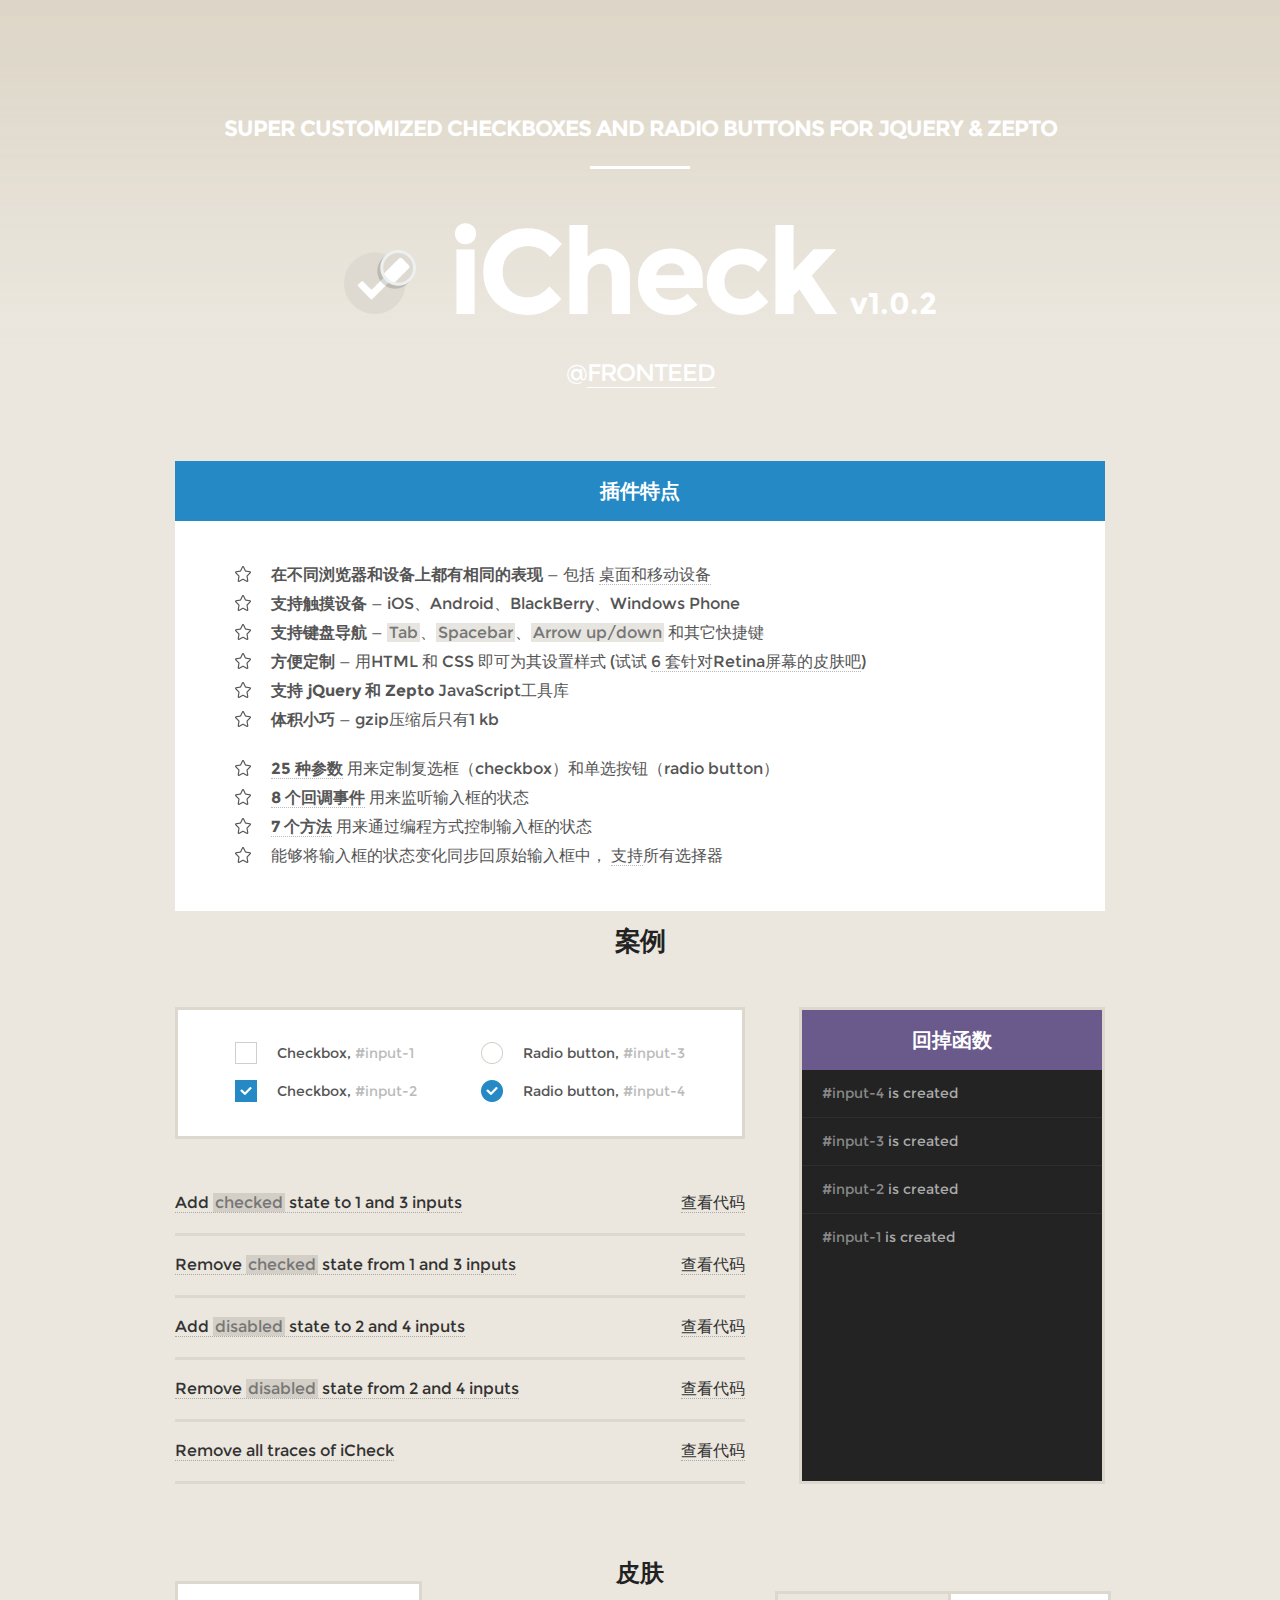
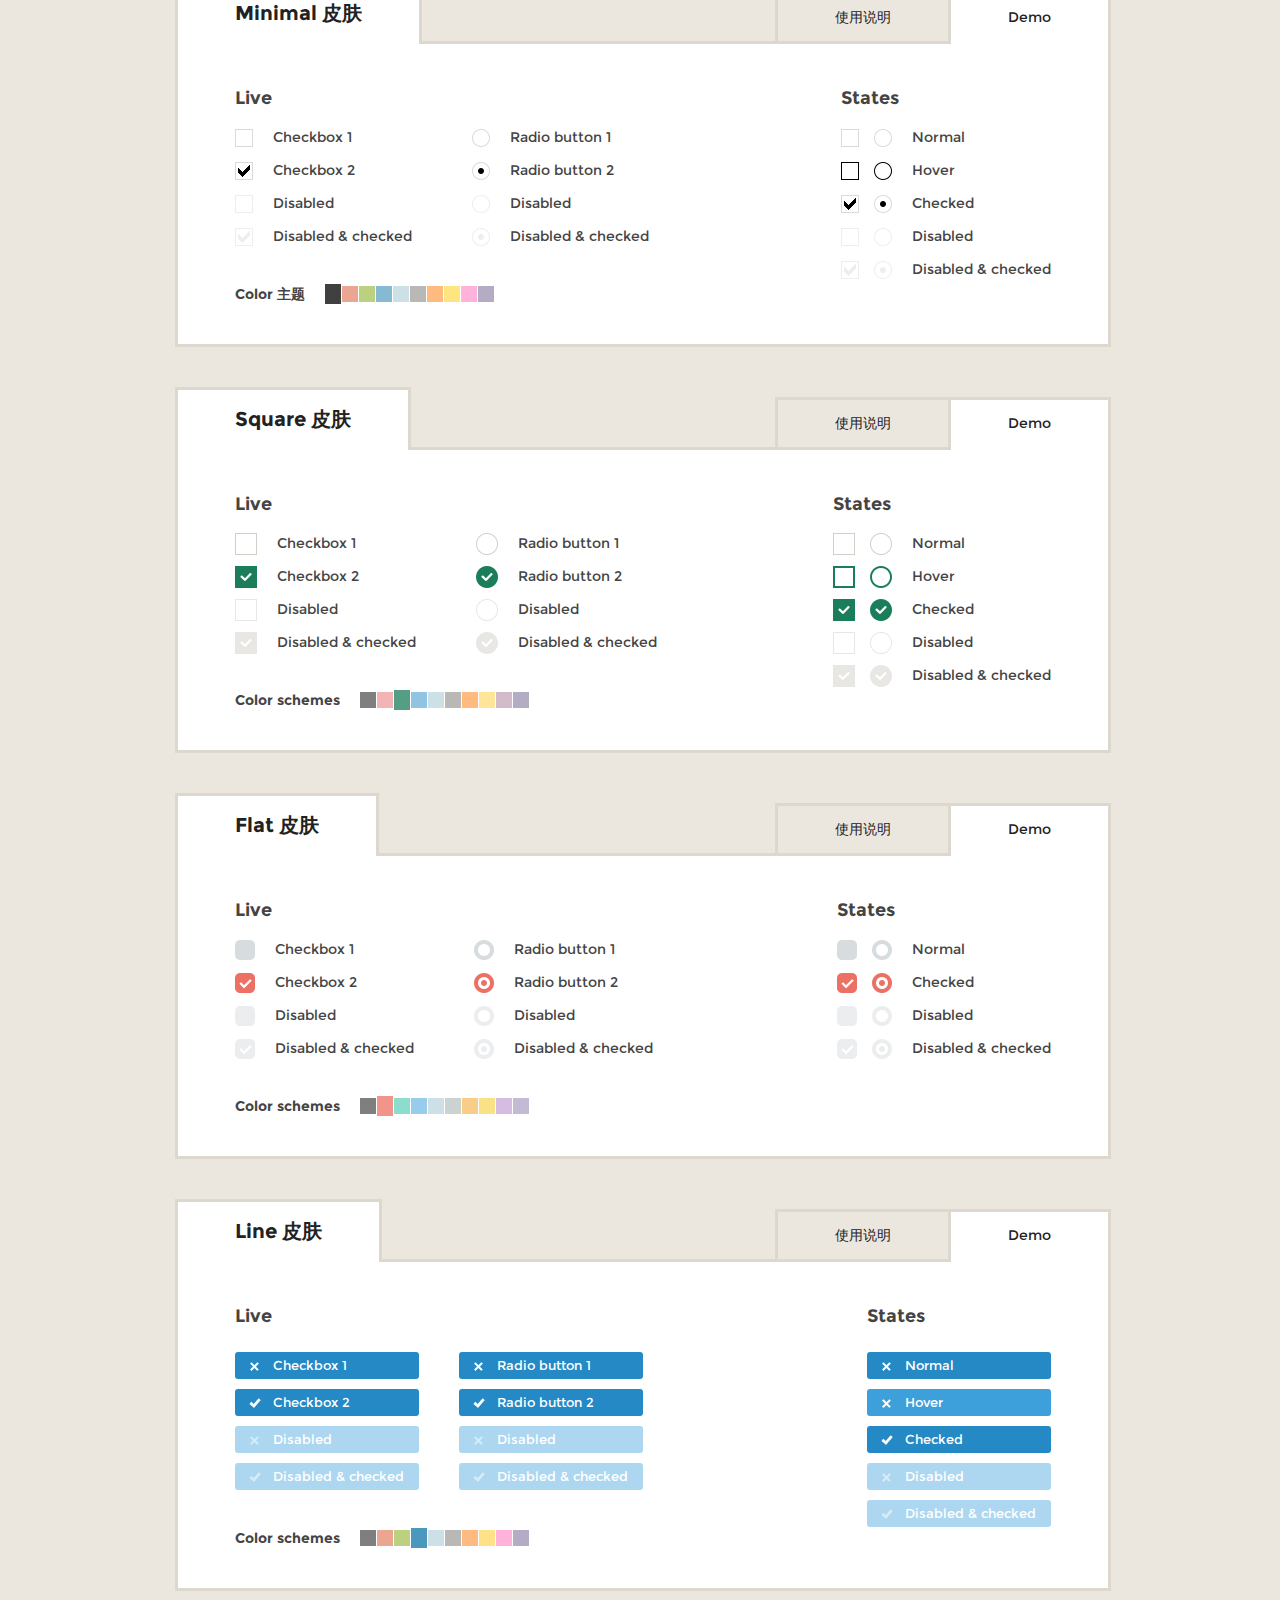
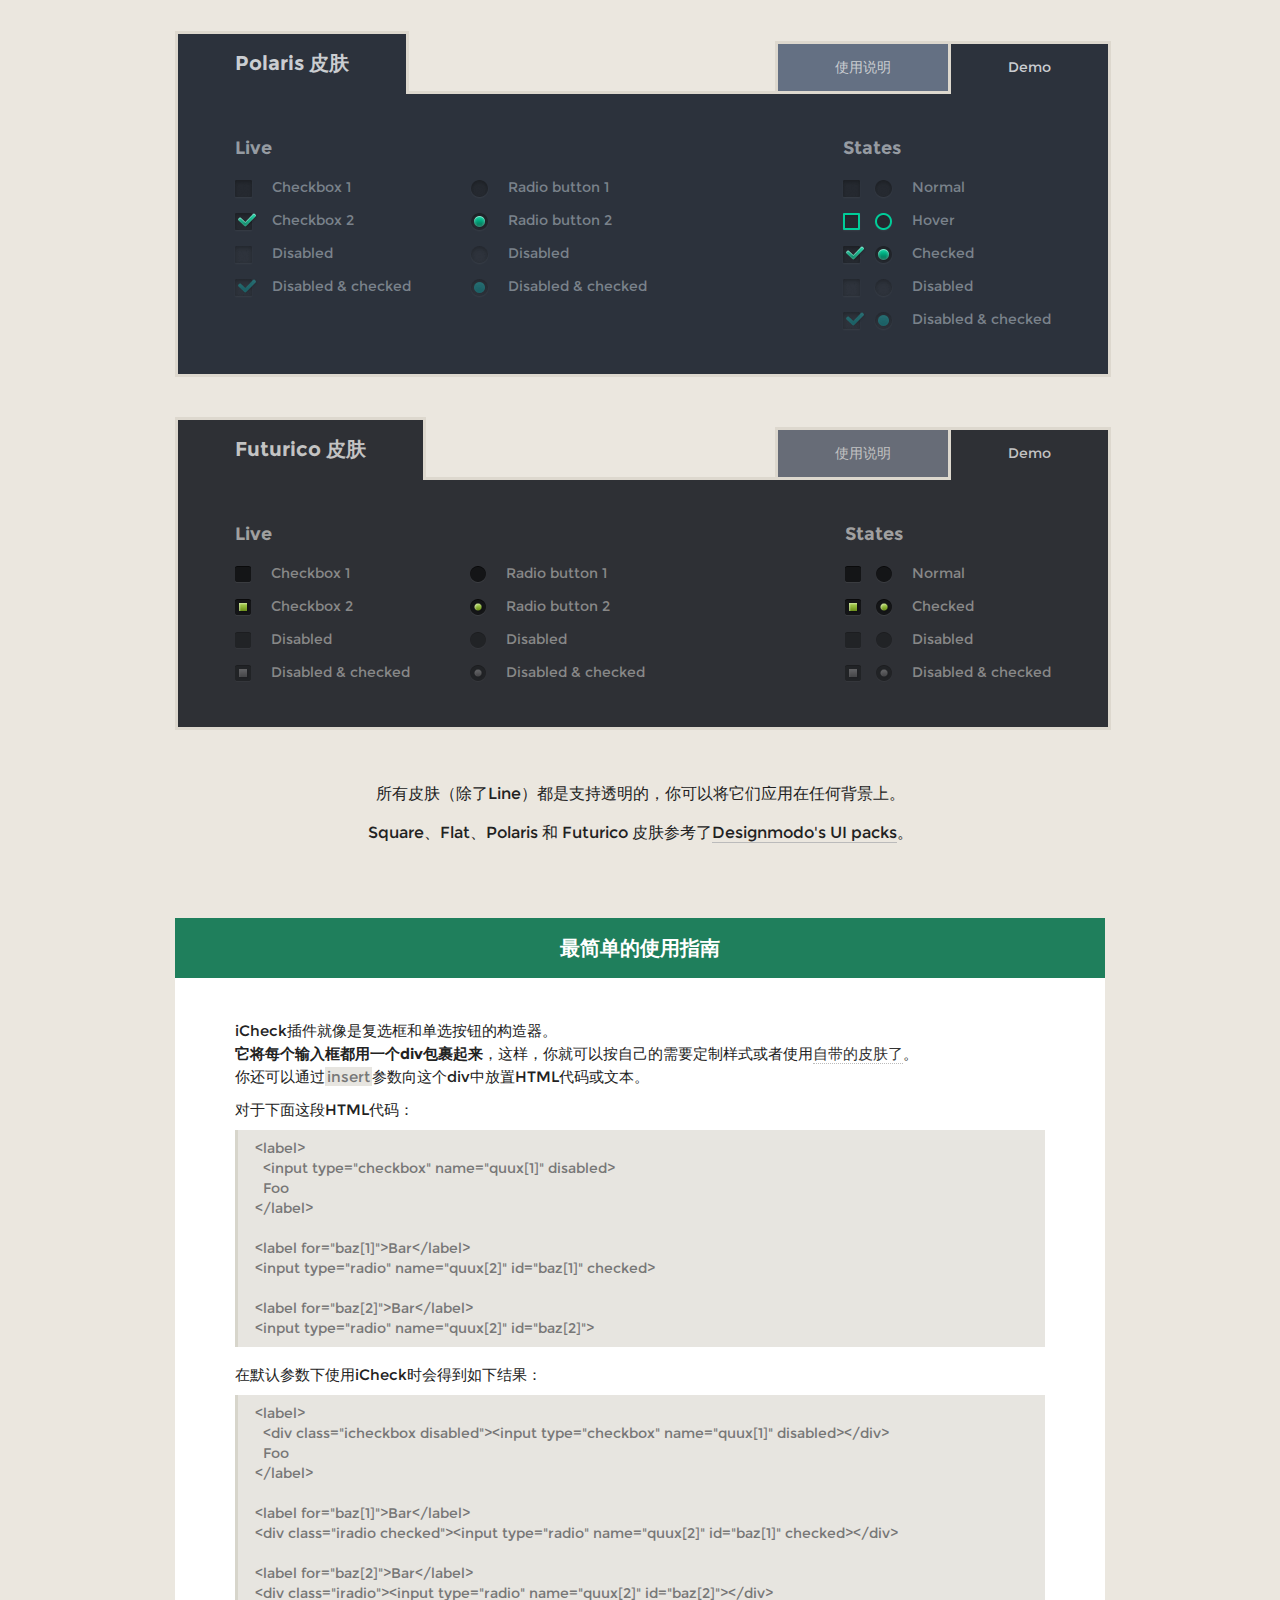
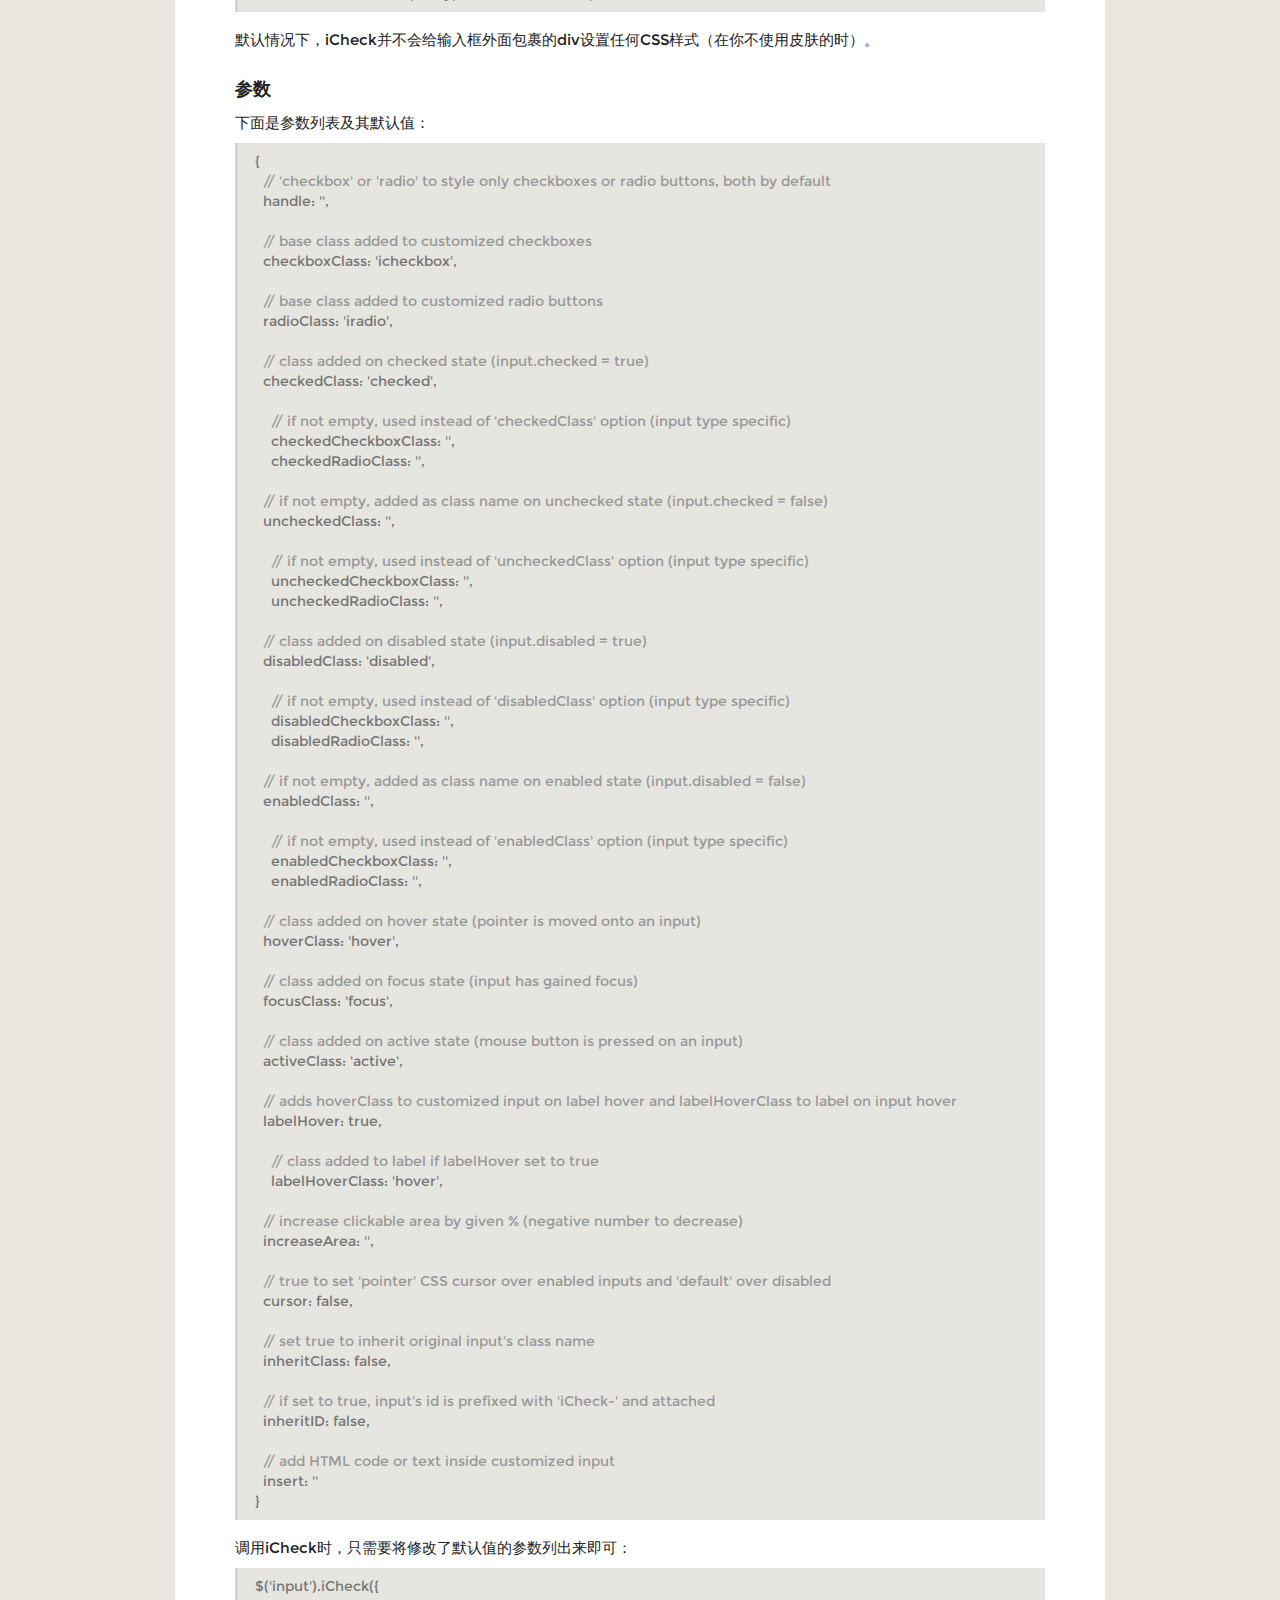
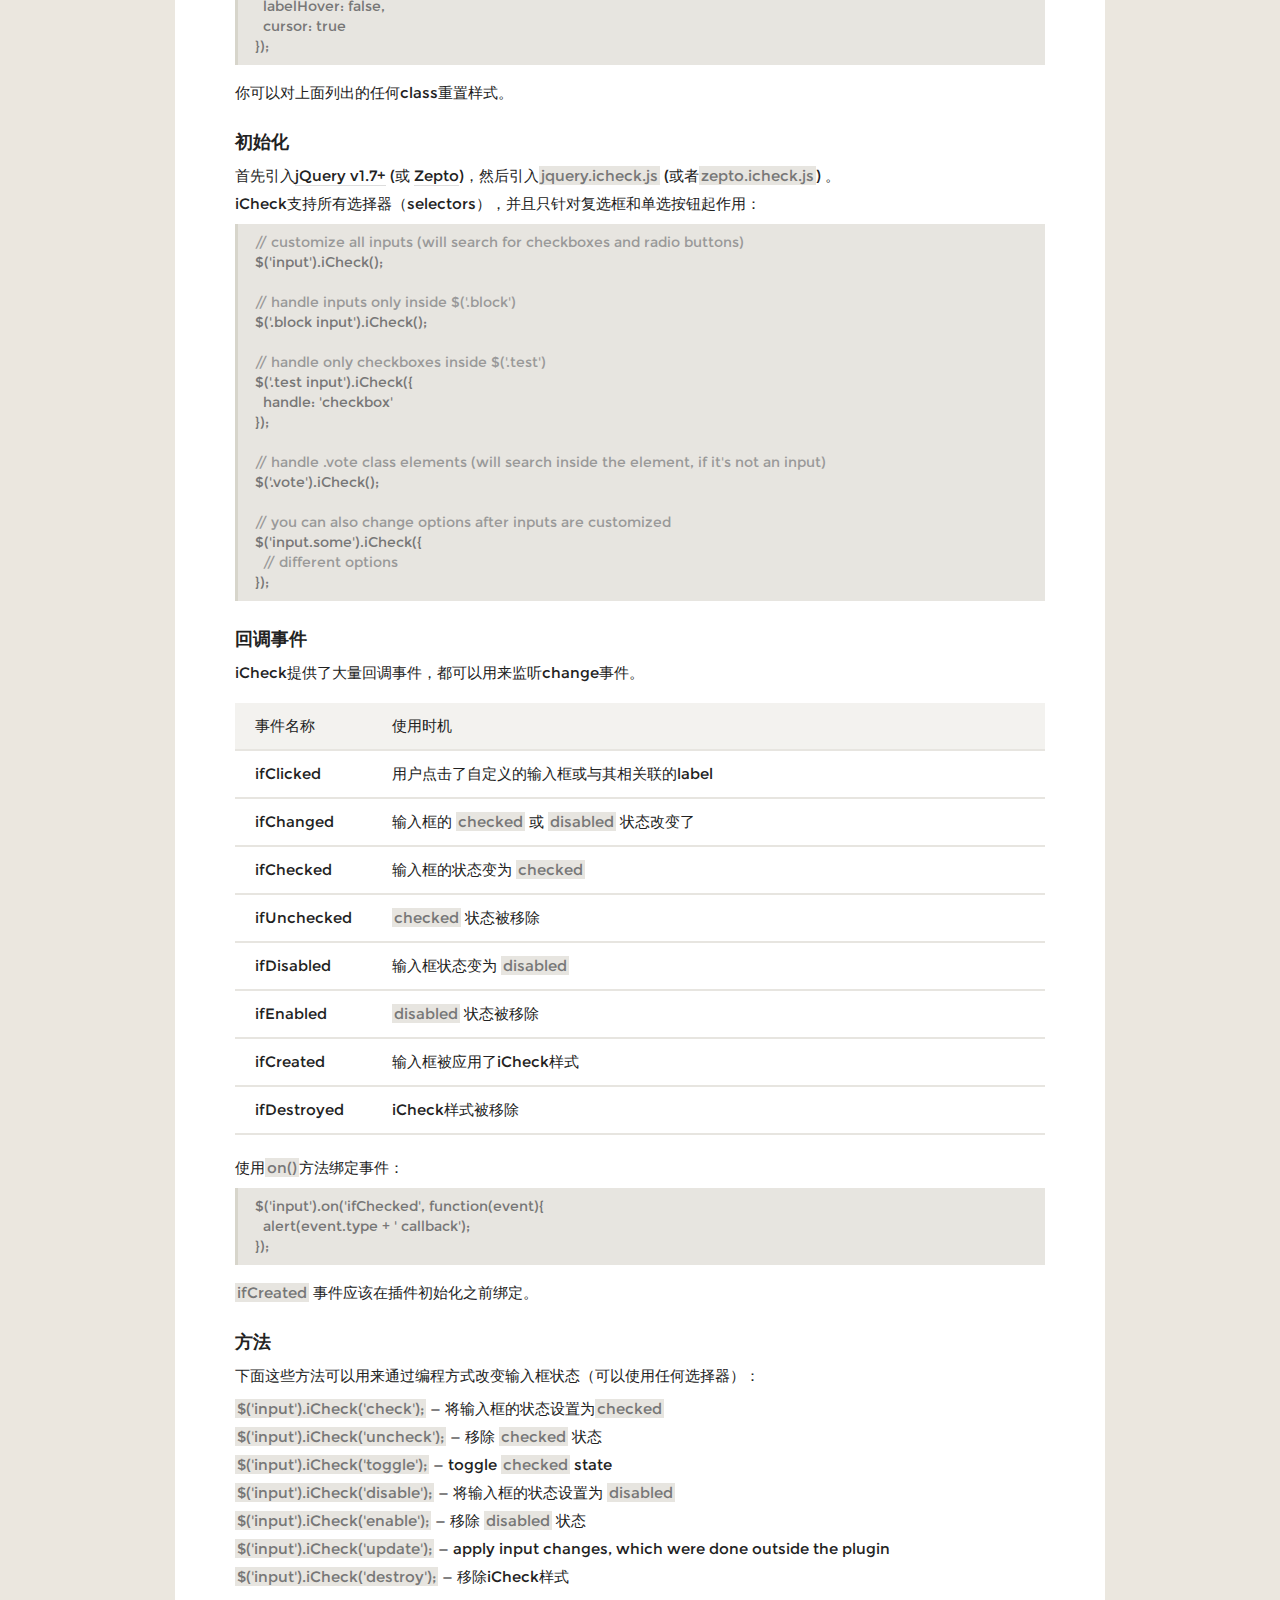
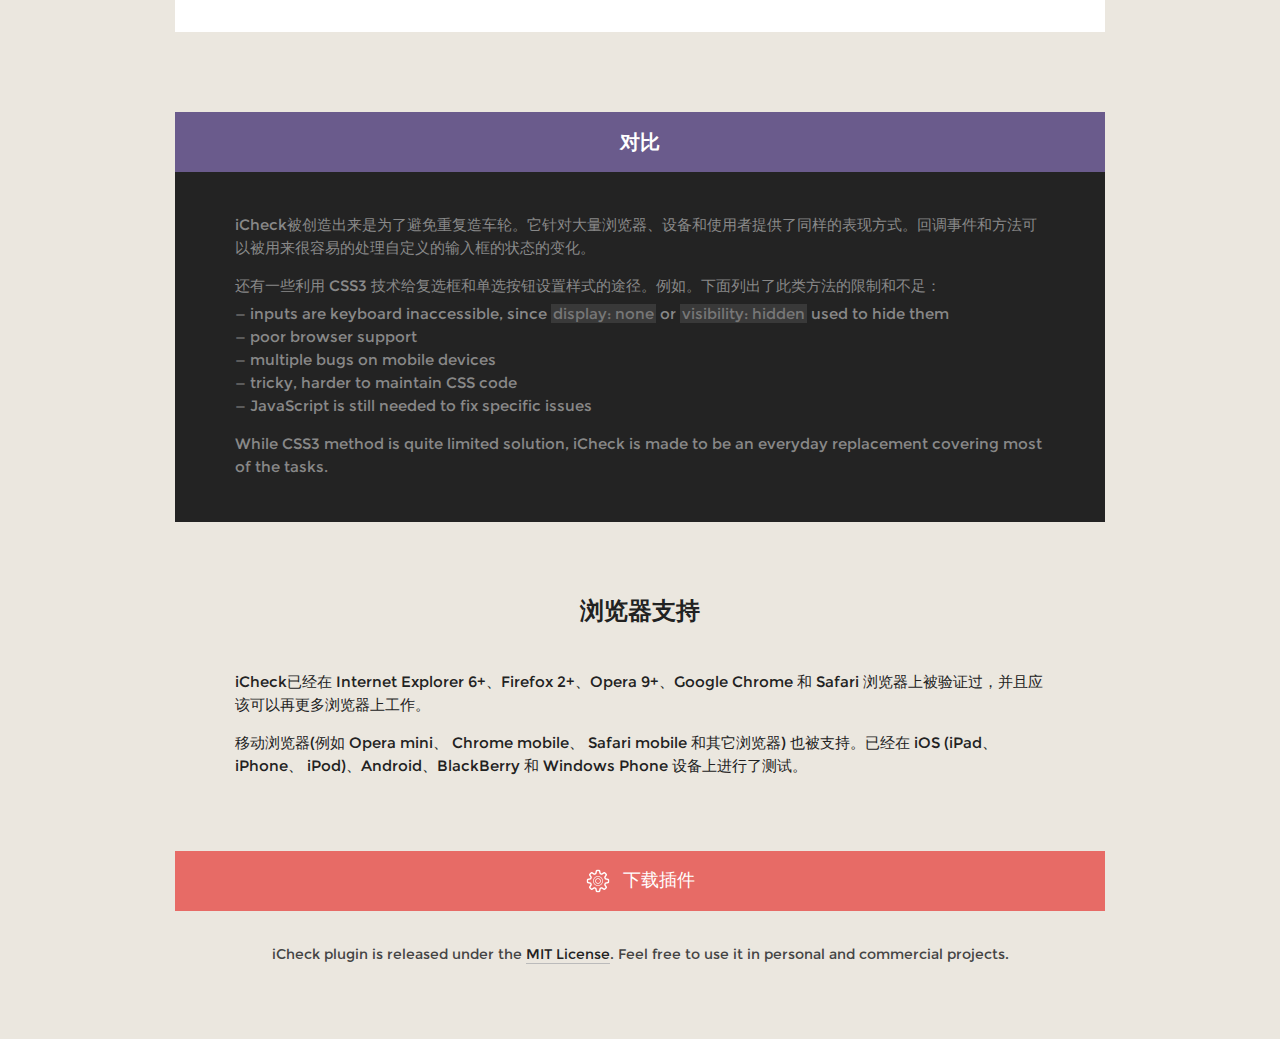
<file: src/main/resources/static/resources/plugins/iCheck/index.html>
<!DOCTYPE html>
<html lang="en">
<head>
  <title>Checkboxes and radio buttons customization (jQuery and Zepto) plugin</title>
  <meta charset="utf-8">
  <meta content="width=device-width" name="viewport">
  <link href="css/custom.css?v=1.0.2" rel="stylesheet">
  <link href="skins/all.css?v=1.0.2" rel="stylesheet">
  <script src="js/jquery.js"></script>
  <script src="icheck.js?v=1.0.2"></script>
  <script src="js/custom.min.js?v=1.0.2"></script>
</head>
<body>
  <div class="layout clear">
    <div class="header">
      <h1>super customized checkboxes and radio buttons for jQuery &amp; Zepto</h1>
      <h3>iCheck <span>v1.0.2</span></h3>
      <strong>@<a href="http://twitter.com/fronteed/">Fronteed</a></strong>
    </div>
    <div class="features">
      <div class="arrows">
        <div class="bottom" data-to="demo"></div>
      </div>
      <h2>插件特点</h2>
      <ul>
        <li>
          <strong>在不同浏览器和设备上都有相同的表现</strong> — 包括 <span class="self" data-to="download">桌面和移动设备</span>
        </li>
        <li>
          <strong>支持触摸设备</strong> — iOS、Android、BlackBerry、Windows Phone
        </li>
        <li>
          <strong>支持键盘导航</strong> — <span class="mark">Tab</span>、<span class="mark">Spacebar</span>、<span class="mark">Arrow up/down</span> 和其它快捷键
        </li>
        <li>
          <strong>方便定制</strong> — 用HTML 和 CSS 即可为其设置样式 (试试 <span class="self" data-to="skins">6 套针对Retina屏幕的皮肤吧</span>)
        </li>
        <li>
          <strong>支持 jQuery 和 Zepto</strong> JavaScript工具库
        </li>
        <li>
          <strong>体积小巧</strong> — gzip压缩后只有1 kb
        </li>
        <li class="offset">
          <strong class="self" data-to="options">25 种参数</strong> 用来定制复选框（checkbox）和单选按钮（radio button）
        </li>
        <li>
          <strong class="self" data-to="callbacks">8 个回调事件</strong> 用来监听输入框的状态
        </li>
        <li>
          <strong class="self" data-to="methods">7 个方法</strong> 用来通过编程方式控制输入框的状态
        </li>
        <li>
          能够将输入框的状态变化同步回原始输入框中， <span class="self" data-to="init">支持</span>所有选择器
        </li>
      </ul>
    </div>
    
    <div class="demo-holder">
      <h2 class="demo-title">案例</h2>
      <div class="demo">
        <div class="arrows">
          <div class="top" data-to="features"></div>
          <div class="bottom" data-to="skins"></div>
        </div>
        <div class="demo-list clear">
          <ul>
            <li>
              <input tabindex="1" type="checkbox" id="input-1">
              <label for="input-1">Checkbox, <span>#input-1</span></label>
            </li>
            <li>
              <input tabindex="2" type="checkbox" id="input-2" checked>
              <label for="input-2">Checkbox, <span>#input-2</span></label>
            </li>
          </ul>
          <ul>
            <li>
              <input tabindex="3" type="radio" id="input-3" name="demo-radio">
              <label for="input-3">Radio button, <span>#input-3</span></label>
            </li>
            <li>
              <input tabindex="4" type="radio" id="input-4" name="demo-radio" checked>
              <label for="input-4">Radio button, <span>#input-4</span></label>
            </li>
          </ul>
          <script>
          $(document).ready(function(){
            var callbacks_list = $('.demo-callbacks ul');
            $('.demo-list input').on('ifCreated ifClicked ifChanged ifChecked ifUnchecked ifDisabled ifEnabled ifDestroyed', function(event){
              callbacks_list.prepend('<li><span>#' + this.id + '</span> is ' + event.type.replace('if', '').toLowerCase() + '</li>');
            }).iCheck({
              checkboxClass: 'icheckbox_square-blue',
              radioClass: 'iradio_square-blue',
              increaseArea: '20%'
            });
          });
          </script>
        </div>
        <dl class="demo-methods">
          <dt>
            <span class="self do-check">Add <span class="mark">checked</span> state to 1 and 3 inputs</span>
            <span class="code">
              <span class="self">查看代码</span>
            </span>
          </dt>
          <dd>
<pre class="markup">
$('#input-1, #input-3').iCheck('check');
</pre>
          </dd>
          <dt>
            <span class="self do-uncheck">Remove <span class="mark">checked</span> state from 1 and 3 inputs</span>
            <span class="code">
              <span class="self">查看代码</span>
            </span>
          </dt>
          <dd>
<pre class="markup">
$('#input-1, #input-3').iCheck('uncheck');
</pre>
          </dd>
          <dt>
            <span class="self do-disable">Add <span class="mark">disabled</span> state to 2 and 4 inputs</span>
            <span class="code">
              <span class="self">查看代码</span>
            </span>
          </dt>
          <dd>
<pre class="markup">
$('#input-2, #input-4').iCheck('disable');
</pre>
          </dd>
          <dt>
            <span class="self do-enable">Remove <span class="mark">disabled</span> state from 2 and 4 inputs</span>
            <span class="code">
              <span class="self">查看代码</span>
            </span>
          </dt>
          <dd>
<pre class="markup">
$('#input-2, #input-4').iCheck('enable');
</pre>
          </dd>
          <dt>
            <span class="self do-destroy">Remove all traces of iCheck</span>
            <span class="code">
              <span class="self">查看代码</span>
            </span>
          </dt>
          <dd>
<pre class="markup">
$('input').iCheck('destroy');
</pre>
          </dd>
        </dl>
        <div class="demo-callbacks">
          <h2>回掉函数</h2>
          <ul></ul>
        </div>
      </div>
    </div>
    <div class="skins">
      <h2>皮肤</h2>
      <div class="skin skin-minimal">
        <div class="arrows">
          <div class="top" data-to="demo"></div>
          <div class="bottom" data-to="skin-square"></div>
        </div>
        <h3>Minimal 皮肤</h3>
        <dl class="clear">
          <dd class="selected">
            <div class="skin-section">
              <h4>Live</h4>
              <ul class="list">
                <li>
                  <input tabindex="5" type="checkbox" id="minimal-checkbox-1">
                  <label for="minimal-checkbox-1">Checkbox 1</label>
                </li>
                <li>
                  <input tabindex="6" type="checkbox" id="minimal-checkbox-2" checked>
                  <label for="minimal-checkbox-2">Checkbox 2</label>
                </li>
                <li>
                  <input type="checkbox" id="minimal-checkbox-disabled" disabled>
                  <label for="minimal-checkbox-disabled">Disabled</label>
                </li>
                <li>
                  <input type="checkbox" id="minimal-checkbox-disabled-checked" checked disabled>
                  <label for="minimal-checkbox-disabled-checked">Disabled &amp; checked</label>
                </li>
              </ul>
              <ul class="list">
                <li>
                  <input tabindex="7" type="radio" id="minimal-radio-1" name="minimal-radio">
                  <label for="minimal-radio-1">Radio button 1</label>
                </li>
                <li>
                  <input tabindex="8" type="radio" id="minimal-radio-2" name="minimal-radio" checked>
                  <label for="minimal-radio-2">Radio button 2</label>
                </li>
                <li>
                  <input type="radio" id="minimal-radio-disabled" disabled>
                  <label for="minimal-radio-disabled">Disabled</label>
                </li>
                <li>
                  <input type="radio" id="minimal-radio-disabled-checked" checked disabled>
                  <label for="minimal-radio-disabled-checked">Disabled &amp; checked</label>
                </li>
              </ul>
              <div class="colors clear">
                <strong>Color 主题</strong>
                <ul>
                  <li class="active" title="Black"></li>
                  <li class="red" title="Red"></li>
                  <li class="green" title="Green"></li>
                  <li class="blue" title="Blue"></li>
                  <li class="aero" title="Aero"></li>
                  <li class="grey" title="Grey"></li>
                  <li class="orange" title="Orange"></li>
                  <li class="yellow" title="Yellow"></li>
                  <li class="pink" title="Pink"></li>
                  <li class="purple" title="Purple"></li>
                </ul>
              </div>
            </div>
            <div class="skin-section skin-states">
              <h4>States</h4>
              <ul class="list">
                <li>
                  <div class="state icheckbox_minimal"></div>
                  <div class="state iradio_minimal"></div>
                  Normal
                </li>
                <li>
                  <div class="state icheckbox_minimal hover"></div>
                  <div class="state iradio_minimal hover"></div>
                  Hover
                </li>
                <li>
                  <div class="state icheckbox_minimal checked"></div>
                  <div class="state iradio_minimal checked"></div>
                  Checked
                </li>
                <li>
                  <div class="state icheckbox_minimal disabled"></div>
                  <div class="state iradio_minimal disabled"></div>
                  Disabled
                </li>
                <li>
                  <div class="state icheckbox_minimal checked disabled"></div>
                  <div class="state iradio_minimal checked disabled"></div>
                  Disabled &amp; checked
                </li>
              </ul>
            </div>
            <script>
            $(document).ready(function(){
              $('.skin-minimal input').iCheck({
                checkboxClass: 'icheckbox_minimal',
                radioClass: 'iradio_minimal',
                increaseArea: '20%'
              });
            });
            </script>
          </dd>
          <dt class="selected">Demo</dt>
          <dd>
            <div class="skin-pre">
              <p>
                Make sure <a href="http://jquery.com" target="blank">jQuery v1.7+</a> (or <a href="http://github.com/madrobby/zepto#zepto-modules" target="blank">Zepto</a> [polyfill, event, data]) is loaded before the <span class="mark">icheck.js</span>.
              </p>
            </div>
            <ol class="skin-usage">
              <li>
                Choose a color scheme, there are 10 different styles available:
                <div class="schemes clear">
                  <ul>
                    <li><strong>Black</strong> &mdash; minimal.css</li>
                    <li><strong>Red</strong> &mdash; red.css</li>
                    <li><strong>Green</strong> &mdash; green.css</li>
                    <li><strong>Blue</strong> &mdash; blue.css</li>
                    <li><strong>Aero</strong> &mdash; aero.css</li>
                  </ul>
                  <ul>
                    <li><strong>Grey</strong> &mdash; grey.css</li>
                    <li><strong>Orange</strong> &mdash; orange.css</li>
                    <li><strong>Yellow</strong> &mdash; yellow.css</li>
                    <li><strong>Pink</strong> &mdash; pink.css</li>
                    <li><strong>Purple</strong> &mdash; purple.css</li>
                  </ul>
                </div>
              </li>
              <li>
                Copy <span class="mark">/skins/minimal/</span> folder and <span class="mark">icheck.js</span>  file to your site.
              </li>
              <li>
                <p>Insert before <span class="mark">&lt;/head></span> in your HTML (replace <span class="mark">your-path</span> and <span class="mark">color-scheme</span>):</p>
<pre class="markup">
&lt;link href="your-path/minimal/color-scheme.css" rel="stylesheet">
&lt;script src="your-path/icheck.js">&lt;/script>
</pre>
                <p>Example for a <strong>Red</strong> color scheme:</p>
<pre class="markup">
&lt;link href="your-path/minimal/red.css" rel="stylesheet">
&lt;script src="your-path/icheck.js">&lt;/script>
</pre>
              </li>
              <li>
                <p>Add some checkboxes and radio buttons to your HTML:</p>
<pre class="markup">
&lt;input type="checkbox">
&lt;input type="checkbox" checked>
&lt;input type="radio" name="iCheck">
&lt;input type="radio" name="iCheck" checked>
</pre>
              </li>
              <li>
                <p>Add JavaScript to your HTML to launch iCheck plugin:</p>
<pre class="markup">
&lt;script>
$(document).ready(function(){
  $('input').iCheck({
    checkboxClass: 'icheckbox_minimal',
    radioClass: 'iradio_minimal',
    increaseArea: '20%' <span class="comment">// optional</span>
  });
});
&lt;/script>
</pre>
                <p>For different from black color schemes use this code (example for <strong>Red</strong>):</p>
<pre class="markup">
&lt;script>
$(document).ready(function(){
  $('input').iCheck({
    checkboxClass: 'icheckbox_minimal-red',
    radioClass: 'iradio_minimal-red',
    increaseArea: '20%' <span class="comment">// optional</span>
  });
});
&lt;/script>
</pre>
              </li>
              <li>Done.</li>
            </ol>
          </dd>
          <dt>使用说明</dt>
        </dl>
      </div>
      <div class="skin skin-square">
        <div class="arrows">
          <div class="top" data-to="skin-minimal"></div>
          <div class="bottom" data-to="skin-flat"></div>
        </div>
        <h3>Square 皮肤</h3>
        <dl class="clear">
          <dd class="selected">
            <div class="skin-section">
              <h4>Live</h4>
              <ul class="list">
                <li>
                  <input tabindex="9" type="checkbox" id="square-checkbox-1">
                  <label for="square-checkbox-1">Checkbox 1</label>
                </li>
                <li>
                  <input tabindex="10" type="checkbox" id="square-checkbox-2" checked>
                  <label for="square-checkbox-2">Checkbox 2</label>
                </li>
                <li>
                  <input type="checkbox" id="square-checkbox-disabled" disabled>
                  <label for="square-checkbox-disabled">Disabled</label>
                </li>
                <li>
                  <input type="checkbox" id="square-checkbox-disabled-checked" checked disabled>
                  <label for="square-checkbox-disabled-checked">Disabled &amp; checked</label>
                </li>
              </ul>
              <ul class="list">
                <li>
                  <input tabindex="11" type="radio" id="square-radio-1" name="square-radio">
                  <label for="square-radio-1">Radio button 1</label>
                </li>
                <li>
                  <input tabindex="12" type="radio" id="square-radio-2" name="square-radio" checked>
                  <label for="square-radio-2">Radio button 2</label>
                </li>
                <li>
                  <input type="radio" id="square-radio-disabled" disabled>
                  <label for="square-radio-disabled">Disabled</label>
                </li>
                <li>
                  <input type="radio" id="square-radio-disabled-checked" checked disabled>
                  <label for="square-radio-disabled-checked">Disabled &amp; checked</label>
                </li>
              </ul>
              <div class="colors clear">
                <strong>Color schemes</strong>
                <ul>
                  <li title="Black"></li>
                  <li class="red" title="Red"></li>
                  <li class="green active" title="Green"></li>
                  <li class="blue" title="Blue"></li>
                  <li class="aero" title="Aero"></li>
                  <li class="grey" title="Grey"></li>
                  <li class="orange" title="Orange"></li>
                  <li class="yellow" title="Yellow"></li>
                  <li class="pink" title="Pink"></li>
                  <li class="purple" title="Purple"></li>
                </ul>
              </div>
            </div>
            <div class="skin-section skin-states">
              <h4>States</h4>
              <ul class="list">
                <li>
                  <div class="state icheckbox_square-green"></div>
                  <div class="state iradio_square-green"></div>
                  Normal
                </li>
                <li>
                  <div class="state icheckbox_square-green hover"></div>
                  <div class="state iradio_square-green hover"></div>
                  Hover
                </li>
                <li>
                  <div class="state icheckbox_square-green checked"></div>
                  <div class="state iradio_square-green checked"></div>
                  Checked
                </li>
                <li>
                  <div class="state icheckbox_square-green disabled"></div>
                  <div class="state iradio_square-green disabled"></div>
                  Disabled
                </li>
                <li>
                  <div class="state icheckbox_square-green checked disabled"></div>
                  <div class="state iradio_square-green checked disabled"></div>
                  Disabled &amp; checked
                </li>
              </ul>
            </div>
            <script>
            $(document).ready(function(){
              $('.skin-square input').iCheck({
                checkboxClass: 'icheckbox_square-green',
                radioClass: 'iradio_square-green',
                increaseArea: '20%'
              });
            });
            </script>
          </dd>
          <dt class="selected">Demo</dt>
          <dd>
            <div class="skin-pre">
              <p>
                Make sure <a href="http://jquery.com" target="blank">jQuery v1.7+</a> (or <a href="http://github.com/madrobby/zepto#zepto-modules" target="blank">Zepto</a> [polyfill, event, data]) is loaded before the <span class="mark">icheck.js</span>.
              </p>
            </div>
            <ol class="skin-usage">
              <li>
                Choose a color scheme, there are 10 different styles available:
                <div class="schemes clear">
                  <ul>
                    <li><strong>Black</strong> &mdash; square.css</li>
                    <li><strong>Red</strong> &mdash; red.css</li>
                    <li><strong>Green</strong> &mdash; green.css</li>
                    <li><strong>Blue</strong> &mdash; blue.css</li>
                    <li><strong>Aero</strong> &mdash; aero.css</li>
                  </ul>
                  <ul>
                    <li><strong>Grey</strong> &mdash; grey.css</li>
                    <li><strong>Orange</strong> &mdash; orange.css</li>
                    <li><strong>Yellow</strong> &mdash; yellow.css</li>
                    <li><strong>Pink</strong> &mdash; pink.css</li>
                    <li><strong>Purple</strong> &mdash; purple.css</li>
                  </ul>
                </div>
              </li>
              <li>
                Copy <span class="mark">/skins/square/</span> folder and <span class="mark">icheck.js</span> file to your site.
              </li>
              <li>
                <p>Insert before <span class="mark">&lt;/head></span> in your HTML (replace <span class="mark">your-path</span> and <span class="mark">color-scheme</span>):</p>
<pre class="markup">
&lt;link href="your-path/square/color-scheme.css" rel="stylesheet">
&lt;script src="your-path/icheck.js">&lt;/script>
</pre>
                <p>Example for a <strong>Red</strong> color scheme:</p>
<pre class="markup">
&lt;link href="your-path/square/red.css" rel="stylesheet">
&lt;script src="your-path/icheck.js">&lt;/script>
</pre>
              </li>
              <li>
                <p>Add some checkboxes and radio buttons to your HTML:</p>
<pre class="markup">
&lt;input type="checkbox">
&lt;input type="checkbox" checked>
&lt;input type="radio" name="iCheck">
&lt;input type="radio" name="iCheck" checked>
</pre>
              </li>
              <li>
                <p>Add JavaScript to your HTML to launch iCheck plugin:</p>
<pre class="markup">
&lt;script>
$(document).ready(function(){
  $('input').iCheck({
    checkboxClass: 'icheckbox_square',
    radioClass: 'iradio_square',
    increaseArea: '20%' <span class="comment">// optional</span>
  });
});
&lt;/script>
</pre>
                <p>For different from black color schemes use this code (example for <strong>Red</strong>):</p>
<pre class="markup">
&lt;script>
$(document).ready(function(){
  $('input').iCheck({
    checkboxClass: 'icheckbox_square-red',
    radioClass: 'iradio_square-red',
    increaseArea: '20%' <span class="comment">// optional</span>
  });
});
&lt;/script>
</pre>
              </li>
              <li>Done.</li>
            </ol>
          </dd>
          <dt>使用说明</dt>
        </dl>
      </div>
      <div class="skin skin-flat">
        <div class="arrows">
          <div class="top" data-to="skin-square"></div>
          <div class="bottom" data-to="skin-line"></div>
        </div>
        <h3>Flat 皮肤</h3>
        <dl class="clear">
          <dd class="selected">
            <div class="skin-section">
              <h4>Live</h4>
              <ul class="list">
                <li>
                  <input tabindex="13" type="checkbox" id="flat-checkbox-1">
                  <label for="flat-checkbox-1">Checkbox 1</label>
                </li>
                <li>
                  <input tabindex="14" type="checkbox" id="flat-checkbox-2" checked>
                  <label for="flat-checkbox-2">Checkbox 2</label>
                </li>
                <li>
                  <input type="checkbox" id="flat-checkbox-disabled" disabled>
                  <label for="flat-checkbox-disabled">Disabled</label>
                </li>
                <li>
                  <input type="checkbox" id="flat-checkbox-disabled-checked" checked disabled>
                  <label for="flat-checkbox-disabled-checked">Disabled &amp; checked</label>
                </li>
              </ul>
              <ul class="list">
                <li>
                  <input tabindex="15" type="radio" id="flat-radio-1" name="flat-radio">
                  <label for="flat-radio-1">Radio button 1</label>
                </li>
                <li>
                  <input tabindex="16" type="radio" id="flat-radio-2" name="flat-radio" checked>
                  <label for="flat-radio-2">Radio button 2</label>
                </li>
                <li>
                  <input type="radio" id="flat-radio-disabled" disabled>
                  <label for="flat-radio-disabled">Disabled</label>
                </li>
                <li>
                  <input type="radio" id="flat-radio-disabled-checked" checked disabled>
                  <label for="flat-radio-disabled-checked">Disabled &amp; checked</label>
                </li>
              </ul>
              <div class="colors clear">
                <strong>Color schemes</strong>
                <ul>
                  <li title="Black"></li>
                  <li class="red active" title="Red"></li>
                  <li class="green" title="Green"></li>
                  <li class="blue" title="Blue"></li>
                  <li class="aero" title="Aero"></li>
                  <li class="grey" title="Grey"></li>
                  <li class="orange" title="Orange"></li>
                  <li class="yellow" title="Yellow"></li>
                  <li class="pink" title="Pink"></li>
                  <li class="purple" title="Purple"></li>
                </ul>
              </div>
            </div>
            <div class="skin-section skin-states">
              <h4>States</h4>
              <ul class="list">
                <li>
                  <div class="state icheckbox_flat-red"></div>
                  <div class="state iradio_flat-red"></div>
                  Normal
                </li>
                <li>
                  <div class="state icheckbox_flat-red checked"></div>
                  <div class="state iradio_flat-red checked"></div>
                  Checked
                </li>
                <li>
                  <div class="state icheckbox_flat-red disabled"></div>
                  <div class="state iradio_flat-red disabled"></div>
                  Disabled
                </li>
                <li>
                  <div class="state icheckbox_flat-red checked disabled"></div>
                  <div class="state iradio_flat-red checked disabled"></div>
                  Disabled &amp; checked
                </li>
              </ul>
            </div>
            <script>
            $(document).ready(function(){
              $('.skin-flat input').iCheck({
                checkboxClass: 'icheckbox_flat-red',
                radioClass: 'iradio_flat-red'
              });
            });
            </script>
          </dd>
          <dt class="selected">Demo</dt>
          <dd>
            <div class="skin-pre">
              <p>
                Make sure <a href="http://jquery.com" target="blank">jQuery v1.7+</a> (or <a href="http://github.com/madrobby/zepto#zepto-modules" target="blank">Zepto</a> [polyfill, event, data]) is loaded before the <span class="mark">icheck.js</span>.
              </p>
            </div>
            <ol class="skin-usage">
              <li>
                Choose a color scheme, there are 10 different styles available:
                <div class="schemes clear">
                  <ul>
                    <li><strong>Black</strong> &mdash; square.css</li>
                    <li><strong>Red</strong> &mdash; red.css</li>
                    <li><strong>Green</strong> &mdash; green.css</li>
                    <li><strong>Blue</strong> &mdash; blue.css</li>
                    <li><strong>Aero</strong> &mdash; aero.css</li>
                  </ul>
                  <ul>
                    <li><strong>Grey</strong> &mdash; grey.css</li>
                    <li><strong>Orange</strong> &mdash; orange.css</li>
                    <li><strong>Yellow</strong> &mdash; yellow.css</li>
                    <li><strong>Pink</strong> &mdash; pink.css</li>
                    <li><strong>Purple</strong> &mdash; purple.css</li>
                  </ul>
                </div>
              </li>
              <li>
                Copy <span class="mark">/skins/flat/</span> folder and <span class="mark">icheck.js</span> file to your site.
              </li>
              <li>
                <p>Insert before <span class="mark">&lt;/head></span> in your HTML (replace <span class="mark">your-path</span> and <span class="mark">color-scheme</span>):</p>
<pre class="markup">
&lt;link href="your-path/flat/color-scheme.css" rel="stylesheet">
&lt;script src="your-path/icheck.js">&lt;/script>
</pre>
                <p>Example for a <strong>Red</strong> color scheme:</p>
<pre class="markup">
&lt;link href="your-path/flat/red.css" rel="stylesheet">
&lt;script src="your-path/icheck.js">&lt;/script>
</pre>
              </li>
              <li>
                <p>Add some checkboxes and radio buttons to your HTML:</p>
<pre class="markup">
&lt;input type="checkbox">
&lt;input type="checkbox" checked>
&lt;input type="radio" name="iCheck">
&lt;input type="radio" name="iCheck" checked>
</pre>
              </li>
              <li>
                <p>Add JavaScript to your HTML to launch iCheck plugin:</p>
<pre class="markup">
&lt;script>
$(document).ready(function(){
  $('input').iCheck({
    checkboxClass: 'icheckbox_flat',
    radioClass: 'iradio_flat'
  });
});
&lt;/script>
</pre>
                <p>For different from black color schemes use this code (example for <strong>Red</strong>):</p>
<pre class="markup">
&lt;script>
$(document).ready(function(){
  $('input').iCheck({
    checkboxClass: 'icheckbox_flat-red',
    radioClass: 'iradio_flat-red'
  });
});
&lt;/script>
</pre>
              </li>
              <li>Done.</li>
            </ol>
          </dd>
          <dt>使用说明</dt>
        </dl>
      </div>
      <div class="skin skin-line">
        <div class="arrows">
          <div class="top" data-to="skin-flat"></div>
          <div class="bottom" data-to="skin-polaris"></div>
        </div>
        <h3>Line 皮肤</h3>
        <dl class="clear">
          <dd class="selected">
            <div class="skin-section">
              <h4>Live</h4>
              <ul class="list">
                <li>
                  <input tabindex="17" type="checkbox" id="line-checkbox-1">
                  <label for="line-checkbox-1">Checkbox 1</label>
                </li>
                <li>
                  <input tabindex="18" type="checkbox" id="line-checkbox-2" checked>
                  <label for="line-checkbox-2">Checkbox 2</label>
                </li>
                <li>
                  <input type="checkbox" id="line-checkbox-disabled" disabled>
                  <label for="line-checkbox-disabled">Disabled</label>
                </li>
                <li>
                  <input type="checkbox" id="line-checkbox-disabled-checked" checked disabled>
                  <label for="line-checkbox-disabled-checked">Disabled &amp; checked</label>
                </li>
              </ul>
              <ul class="list">
                <li>
                  <input tabindex="19" type="radio" id="line-radio-1" name="line-radio">
                  <label for="line-radio-1">Radio button 1</label>
                </li>
                <li>
                  <input tabindex="20" type="radio" id="line-radio-2" name="line-radio" checked>
                  <label for="line-radio-2">Radio button 2</label>
                </li>
                <li>
                  <input type="radio" id="line-radio-disabled" disabled>
                  <label for="line-radio-disabled">Disabled</label>
                </li>
                <li>
                  <input type="radio" id="line-radio-disabled-checked" checked disabled>
                  <label for="line-radio-disabled-checked">Disabled &amp; checked</label>
                </li>
              </ul>
              <div class="colors clear">
                <strong>Color schemes</strong>
                <ul>
                  <li title="Black"></li>
                  <li class="red" title="Red"></li>
                  <li class="green" title="Green"></li>
                  <li class="blue active" title="Blue"></li>
                  <li class="aero" title="Aero"></li>
                  <li class="grey" title="Grey"></li>
                  <li class="orange" title="Orange"></li>
                  <li class="yellow" title="Yellow"></li>
                  <li class="pink" title="Pink"></li>
                  <li class="purple" title="Purple"></li>
                </ul>
              </div>
            </div>
            <div class="skin-section skin-states">
              <h4>States</h4>
              <ul class="list">
                <li>
                  <div class="state icheckbox_line-blue">
                    <div class="icheck_line-icon"></div>
                    Normal
                  </div>
                </li>
                <li>
                  <div class="state icheckbox_line-blue hover">
                    <div class="icheck_line-icon"></div>
                    Hover
                  </div>
                </li>
                <li>
                  <div class="state icheckbox_line-blue checked">
                    <div class="icheck_line-icon"></div>
                    Checked
                  </div>
                </li>
                <li>
                  <div class="state icheckbox_line-blue disabled">
                    <div class="icheck_line-icon"></div>
                    Disabled
                  </div>
                </li>
                <li>
                  <div class="state icheckbox_line-blue checked disabled">
                    <div class="icheck_line-icon"></div>
                    Disabled &amp; checked
                  </div>
                </li>
              </ul>
            </div>
            <script>
            $(document).ready(function(){
              $('.skin-line input').each(function(){
                var self = $(this),
                  label = self.next(),
                  label_text = label.text();

                label.remove();
                self.iCheck({
                  checkboxClass: 'icheckbox_line-blue',
                  radioClass: 'iradio_line-blue',
                  insert: '<div class="icheck_line-icon"></div>' + label_text
                });
              });
            });
            </script>
          </dd>
          <dt class="selected">Demo</dt>
          <dd>
            <div class="skin-pre">
              <p>
                Make sure <a href="http://jquery.com" target="blank">jQuery v1.7+</a> (or <a href="http://github.com/madrobby/zepto#zepto-modules" target="blank">Zepto</a> [polyfill, event, data]) is loaded before the <span class="mark">icheck.js</span>.
              </p>
            </div>
            <ol class="skin-usage">
              <li>
                Choose a color scheme, there are 10 different styles available:
                <div class="schemes clear">
                  <ul>
                    <li><strong>Black</strong> &mdash; line.css</li>
                    <li><strong>Red</strong> &mdash; red.css</li>
                    <li><strong>Green</strong> &mdash; green.css</li>
                    <li><strong>Blue</strong> &mdash; blue.css</li>
                    <li><strong>Aero</strong> &mdash; aero.css</li>
                  </ul>
                  <ul>
                    <li><strong>Grey</strong> &mdash; grey.css</li>
                    <li><strong>Orange</strong> &mdash; orange.css</li>
                    <li><strong>Yellow</strong> &mdash; yellow.css</li>
                    <li><strong>Pink</strong> &mdash; pink.css</li>
                    <li><strong>Purple</strong> &mdash; purple.css</li>
                  </ul>
                </div>
              </li>
              <li>
                Copy <span class="mark">/skins/line/</span> folder and <span class="mark">icheck.js</span> file to your site.
              </li>
              <li>
                <p>Insert before <span class="mark">&lt;/head></span> in your HTML (replace <span class="mark">your-path</span> and <span class="mark">color-scheme</span>):</p>
<pre class="markup">
&lt;link href="your-path/line/color-scheme.css" rel="stylesheet">
&lt;script src="your-path/icheck.js">&lt;/script>
</pre>
                  <p>Example for a <strong>Red</strong> color scheme:</p>
<pre class="markup">
&lt;link href="your-path/line/red.css" rel="stylesheet">
&lt;script src="your-path/icheck.js">&lt;/script>
</pre>
              </li>
              <li>
                <p>Add some checkboxes, radio buttons and labels to your HTML:</p>
<pre class="markup">
&lt;input type="checkbox">
&lt;label>Checkbox 1&lt;/label>

&lt;input type="checkbox" checked>
&lt;label>Checkbox 2&lt;/label>

&lt;input type="radio" name="iCheck">
&lt;label>Radio button 1&lt;/label>

&lt;input type="radio" name="iCheck" checked>
&lt;label>Radio button 2&lt;/label>
</pre>
              </li>
              <li>
                <p>Add JavaScript to your HTML to launch iCheck plugin:</p>
<pre class="markup">
&lt;script>
$(document).ready(function(){
  $('input').each(function(){
    var self = $(this),
      label = self.next(),
      label_text = label.text();

    label.remove();
    self.iCheck({
      checkboxClass: 'icheckbox_line',
      radioClass: 'iradio_line',
      insert: '&lt;div class="icheck_line-icon">&lt;/div>' + label_text
    });
  });
});
&lt;/script>
</pre>
                <p>For different from black color schemes use this code (example for <strong>Red</strong>):</p>
<pre class="markup">
&lt;script>
$(document).ready(function(){
  $('input').each(function(){
    var self = $(this),
      label = self.next(),
      label_text = label.text();

    label.remove();
    self.iCheck({
      checkboxClass: 'icheckbox_line-red',
      radioClass: 'iradio_line-red',
      insert: '&lt;div class="icheck_line-icon">&lt;/div>' + label_text
    });
  });
});
&lt;/script>
</pre>
              </li>
              <li>Done.</li>
            </ol>
          </dd>
          <dt>使用说明</dt>
        </dl>
      </div>
      <div class="skin skin-polaris">
        <div class="arrows">
          <div class="top" data-to="skin-line"></div>
          <div class="bottom" data-to="skin-futurico"></div>
        </div>
        <h3>Polaris 皮肤</h3>
        <dl class="clear">
          <dd class="selected">
            <div class="skin-section">
              <h4>Live</h4>
              <ul class="list">
                <li>
                  <input tabindex="21" type="checkbox" id="polaris-checkbox-1">
                  <label for="polaris-checkbox-1">Checkbox 1</label>
                </li>
                <li>
                  <input tabindex="22" type="checkbox" id="polaris-checkbox-2" checked>
                  <label for="polaris-checkbox-2">Checkbox 2</label>
                </li>
                <li>
                  <input type="checkbox" id="polaris-checkbox-disabled" disabled>
                  <label for="polaris-checkbox-disabled">Disabled</label>
                </li>
                <li>
                  <input type="checkbox" id="polaris-checkbox-disabled-checked" checked disabled>
                  <label for="polaris-checkbox-disabled-checked">Disabled &amp; checked</label>
                </li>
              </ul>
              <ul class="list">
                <li>
                  <input tabindex="23" type="radio" id="polaris-radio-1" name="polaris-radio">
                  <label for="polaris-radio-1">Radio button 1</label>
                </li>
                <li>
                  <input tabindex="24" type="radio" id="polaris-radio-2" name="polaris-radio" checked>
                  <label for="polaris-radio-2">Radio button 2</label>
                </li>
                <li>
                  <input type="radio" id="polaris-radio-disabled" disabled>
                  <label for="polaris-radio-disabled">Disabled</label>
                </li>
                <li>
                  <input type="radio" id="polaris-radio-disabled-checked" checked disabled>
                  <label for="polaris-radio-disabled-checked">Disabled &amp; checked</label>
                </li>
              </ul>
            </div>
            <div class="skin-section skin-states">
              <h4>States</h4>
              <ul class="list">
                <li>
                  <div class="state icheckbox_polaris"></div>
                  <div class="state iradio_polaris"></div>
                  Normal
                </li>
                <li>
                  <div class="state icheckbox_polaris hover"></div>
                  <div class="state iradio_polaris hover"></div>
                  Hover
                </li>
                <li>
                  <div class="state icheckbox_polaris checked"></div>
                  <div class="state iradio_polaris checked"></div>
                  Checked
                </li>
                <li>
                  <div class="state icheckbox_polaris disabled"></div>
                  <div class="state iradio_polaris disabled"></div>
                  Disabled
                </li>
                <li>
                  <div class="state icheckbox_polaris checked disabled"></div>
                  <div class="state iradio_polaris checked disabled"></div>
                  Disabled &amp; checked
                </li>
              </ul>
            </div>
            <script>
            $(document).ready(function(){
              $('.skin-polaris input').iCheck({
                checkboxClass: 'icheckbox_polaris',
                radioClass: 'iradio_polaris',
                increaseArea: '-10%'
              });
            });
            </script>
          </dd>
          <dt class="selected">Demo</dt>
          <dd>
            <div class="skin-pre">
              <p>
                Make sure <a href="http://jquery.com" target="blank">jQuery v1.7+</a> (or <a href="http://github.com/madrobby/zepto#zepto-modules" target="blank">Zepto</a> [polyfill, event, data]) is loaded before the <span class="mark">icheck.js</span>.
              </p>
            </div>
            <ol class="skin-usage">
              <li>
                Copy <span class="mark">/skins/polaris/</span> folder and <span class="mark">icheck.js</span> file to your site.
              </li>
              <li>
                <p>Insert before <span class="mark">&lt;/head></span> in your HTML (replace <span class="mark">your-path</span> and <span class="mark">color-scheme</span>):</p>
<pre class="markup">
&lt;link href="your-path/polaris/polaris.css" rel="stylesheet">
&lt;script src="your-path/icheck.js">&lt;/script>
</pre>
              </li>
              <li>
                <p>Add some checkboxes and radio buttons to your HTML:</p>
<pre class="markup">
&lt;input type="checkbox">
&lt;input type="checkbox" checked>
&lt;input type="radio" name="iCheck">
&lt;input type="radio" name="iCheck" checked>
</pre>
              </li>
              <li>
                <p>Add JavaScript to your HTML to launch iCheck plugin:</p>
<pre class="markup">
&lt;script>
$(document).ready(function(){
  $('input').iCheck({
    checkboxClass: 'icheckbox_polaris',
    radioClass: 'iradio_polaris',
    increaseArea: '-10%' <span class="comment">// optional</span>
  });
});
&lt;/script>
</pre>
              </li>
              <li>Done.</li>
            </ol>
          </dd>
          <dt>使用说明</dt>
        </dl>
      </div>
      <div class="skin skin-futurico">
        <div class="arrows">
          <div class="top" data-to="skin-polaris"></div>
          <div class="bottom" data-to="usage"></div>
        </div>
        <h3>Futurico 皮肤</h3>
        <dl class="clear">
          <dd class="selected">
            <div class="skin-section">
              <h4>Live</h4>
              <ul class="list">
                <li>
                  <input tabindex="25" type="checkbox" id="futurico-checkbox-1">
                  <label for="futurico-checkbox-1">Checkbox 1</label>
                </li>
                <li>
                  <input tabindex="26" type="checkbox" id="futurico-checkbox-2" checked>
                  <label for="futurico-checkbox-2">Checkbox 2</label>
                </li>
                <li>
                  <input type="checkbox" id="futurico-checkbox-disabled" disabled>
                  <label for="futurico-checkbox-disabled">Disabled</label>
                </li>
                <li>
                  <input type="checkbox" id="futurico-checkbox-disabled-checked" checked disabled>
                  <label for="futurico-checkbox-disabled-checked">Disabled &amp; checked</label>
                </li>
              </ul>
              <ul class="list">
                <li>
                  <input tabindex="27" type="radio" id="futurico-radio-1" name="futurico-radio">
                  <label for="futurico-radio-1">Radio button 1</label>
                </li>
                <li>
                  <input tabindex="28" type="radio" id="futurico-radio-2" name="futurico-radio" checked>
                  <label for="futurico-radio-2">Radio button 2</label>
                </li>
                <li>
                  <input type="radio" id="futurico-radio-disabled" disabled>
                  <label for="futurico-radio-disabled">Disabled</label>
                </li>
                <li>
                  <input type="radio" id="futurico-radio-disabled-checked" checked disabled>
                  <label for="futurico-radio-disabled-checked">Disabled &amp; checked</label>
                </li>
              </ul>
            </div>
            <div class="skin-section skin-states">
              <h4>States</h4>
              <ul class="list">
                <li>
                  <div class="state icheckbox_futurico"></div>
                  <div class="state iradio_futurico"></div>
                  Normal
                </li>
                <li>
                  <div class="state icheckbox_futurico checked"></div>
                  <div class="state iradio_futurico checked"></div>
                  Checked
                </li>
                <li>
                  <div class="state icheckbox_futurico disabled"></div>
                  <div class="state iradio_futurico disabled"></div>
                  Disabled
                </li>
                <li>
                  <div class="state icheckbox_futurico checked disabled"></div>
                  <div class="state iradio_futurico checked disabled"></div>
                  Disabled &amp; checked
                </li>
              </ul>
            </div>
            <script>
            $(document).ready(function(){
              $('.skin-futurico input').iCheck({
                checkboxClass: 'icheckbox_futurico',
                radioClass: 'iradio_futurico',
                increaseArea: '20%'
              });
            });
            </script>
          </dd>
          <dt class="selected">Demo</dt>
          <dd>
            <div class="skin-pre">
              <p>
                Make sure <a href="http://jquery.com" target="blank">jQuery v1.7+</a> (or <a href="http://github.com/madrobby/zepto#zepto-modules" target="blank">Zepto</a> [polyfill, event, data]) is loaded before the <span class="mark">icheck.js</span>.
              </p>
            </div>
            <ol class="skin-usage">
              <li>
                Copy <span class="mark">/skins/futurico/</span> folder and <span class="mark">icheck.js</span> file to your site.
              </li>
              <li>
                <p>Insert before <span class="mark">&lt;/head></span> in your HTML (replace <span class="mark">your-path</span> and <span class="mark">color-scheme</span>):</p>
<pre class="markup">
&lt;link href="your-path/futurico/futurico.css" rel="stylesheet">
&lt;script src="your-path/icheck.js">&lt;/script>
</pre>
              </li>
              <li>
                <p>Add some checkboxes and radio buttons to your HTML:</p>
<pre class="markup">
&lt;input type="checkbox">
&lt;input type="checkbox" checked>
&lt;input type="radio" name="iCheck">
&lt;input type="radio" name="iCheck" checked>
</pre>
              </li>
              <li>
                <p>Add JavaScript to your HTML to launch iCheck plugin:</p>
<pre class="markup">
&lt;script>
$(document).ready(function(){
  $('input').iCheck({
    checkboxClass: 'icheckbox_futurico',
    radioClass: 'iradio_futurico',
    increaseArea: '20%' <span class="comment">// optional</span>
  });
});
&lt;/script>
</pre>
              </li>
              <li>Done.</li>
            </ol>
          </dd>
          <dt>使用说明</dt>
        </dl>
      </div>
     <div class="skins-info">
        <p>所有皮肤（除了Line）都是支持透明的，你可以将它们应用在任何背景上。</p>
        <p>Square、Flat、Polaris 和 Futurico 皮肤参考了<a href="http://designmodo.com/freebies/" target="blank">Designmodo's UI packs</a>。</p>
      </div>
    </div>
    <div class="usage">
      <div class="arrows">
        <div class="top" data-to="skin-futurico"></div>
        <div class="bottom" data-to="comparison"></div>
      </div>
      <h2>最简单的使用指南</h2>
      <div class="usage-inner">
        <p>
          iCheck插件就像是复选框和单选按钮的构造器。
          <br><strong>它将每个输入框都用一个div包裹起来</strong>，这样，你就可以按自己的需要定制样式或者使用<span class="self" data-to="skins">自带的皮肤了</span>。
          <br>你还可以通过<span class="mark">insert</span>参数向这个div中放置HTML代码或文本。
        </p>
        <p class="offset">对于下面这段HTML代码：</p>
<pre class="markup">&lt;label&gt;
  &lt;input type="checkbox" name="quux[1]" disabled&gt;
  Foo
&lt;/label&gt;

&lt;label for="baz[1]"&gt;Bar&lt;/label&gt;
&lt;input type="radio" name="quux[2]" id="baz[1]" checked&gt;

&lt;label for="baz[2]"&gt;Bar&lt;/label&gt;
&lt;input type="radio" name="quux[2]" id="baz[2]"&gt;
</pre>
        <p class="offset">在默认参数下使用iCheck时会得到如下结果：</p>
<pre class="markup">&lt;label&gt;
  &lt;div class="icheckbox disabled"&gt;&lt;input type="checkbox" name="quux[1]" disabled&gt;&lt;/div&gt;
  Foo
&lt;/label&gt;

&lt;label for="baz[1]"&gt;Bar&lt;/label&gt;
&lt;div class="iradio checked"&gt;&lt;input type="radio" name="quux[2]" id="baz[1]" checked&gt;&lt;/div&gt;

&lt;label for="baz[2]"&gt;Bar&lt;/label&gt;
&lt;div class="iradio"&gt;&lt;input type="radio" name="quux[2]" id="baz[2]"&gt;&lt;/div&gt;
</pre>
        <p>默认情况下，iCheck并不会给输入框外面包裹的div设置任何CSS样式（在你不使用皮肤的时）。</p>
        <h4 class="options">参数</h4>
        <p>下面是参数列表及其默认值：</p>
<pre class="markup">{
  <span class="comment">// 'checkbox' or 'radio' to style only checkboxes or radio buttons, both by default</span>
  handle: '',

  <span class="comment">// base class added to customized checkboxes</span>
  checkboxClass: 'icheckbox',

  <span class="comment">// base class added to customized radio buttons</span>
  radioClass: 'iradio',

  <span class="comment">// class added on checked state (input.checked = true)</span>
  checkedClass: 'checked',

    <span class="comment">// if not empty, used instead of 'checkedClass' option (input type specific)</span>
    checkedCheckboxClass: '',
    checkedRadioClass: '',

  <span class="comment">// if not empty, added as class name on unchecked state (input.checked = false)</span>
  uncheckedClass: '',

    <span class="comment">// if not empty, used instead of 'uncheckedClass' option (input type specific)</span>
    uncheckedCheckboxClass: '',
    uncheckedRadioClass: '',

  <span class="comment">// class added on disabled state (input.disabled = true)</span>
  disabledClass: 'disabled',

    <span class="comment">// if not empty, used instead of 'disabledClass' option (input type specific)</span>
    disabledCheckboxClass: '',
    disabledRadioClass: '',

  <span class="comment">// if not empty, added as class name on enabled state (input.disabled = false)</span>
  enabledClass: '',

    <span class="comment">// if not empty, used instead of 'enabledClass' option (input type specific)</span>
    enabledCheckboxClass: '',
    enabledRadioClass: '',

  <span class="comment">// class added on hover state (pointer is moved onto an input)</span>
  hoverClass: 'hover',

  <span class="comment">// class added on focus state (input has gained focus)</span>
  focusClass: 'focus',

  <span class="comment">// class added on active state (mouse button is pressed on an input)</span>
  activeClass: 'active',

  <span class="comment">// adds hoverClass to customized input on label hover and labelHoverClass to label on input hover</span>
  labelHover: true,

    <span class="comment">// class added to label if labelHover set to true</span>
    labelHoverClass: 'hover',

  <span class="comment">// increase clickable area by given % (negative number to decrease)</span>
  increaseArea: '',

  <span class="comment">// true to set 'pointer' CSS cursor over enabled inputs and 'default' over disabled</span>
  cursor: false,

  <span class="comment">// set true to inherit original input's class name</span>
  inheritClass: false,

  <span class="comment">// if set to true, input's id is prefixed with 'iCheck-' and attached</span>
  inheritID: false,

  <span class="comment">// add HTML code or text inside customized input</span>
  insert: ''
}
</pre>
        <p>调用iCheck时，只需要将修改了默认值的参数列出来即可：</p>
<pre class="markup">$('input').iCheck({
  labelHover: false,
  cursor: true
});
</pre>
        <p>你可以对上面列出的任何class重置样式。</p>
        <h4 class="init">初始化</h4>
        <p>首先引入<a href="http://jquery.com" target="blank">jQuery v1.7+</a> (或 <a href="http://zeptojs.com" target="blank">Zepto</a>)，然后引入<span class="mark">jquery.icheck.js</span> (或者<span class="mark">zepto.icheck.js</span>) 。</p>
        <p>iCheck支持所有选择器（selectors），并且只针对复选框和单选按钮起作用：</p>
<pre class="markup"><span class="comment">// customize all inputs (will search for checkboxes and radio buttons)</span>
$('input').iCheck();

<span class="comment">// handle inputs only inside $('.block')</span>
$('.block input').iCheck();

<span class="comment">// handle only checkboxes inside $('.test')</span>
$('.test input').iCheck({
  handle: 'checkbox'
});

<span class="comment">// handle .vote class elements (will search inside the element, if it's not an input)</span>
$('.vote').iCheck();

<span class="comment">// you can also change options after inputs are customized</span>
$('input.some').iCheck({
  <span class="comment">// different options</span>
});
</pre>
        <h4 class="callbacks">回调事件</h4>
        <p class="callbacks-info">iCheck提供了大量回调事件，都可以用来监听change事件。</p>
        <table>
          <thead>
            <tr>
              <th>事件名称</th>
              <td>使用时机</td>
            </tr>
          </thead>
          <tbody>
            <tr>
              <th>ifClicked</th>
              <td>用户点击了自定义的输入框或与其相关联的label</td>
            </tr>
            <tr>
              <th>ifChanged</th>
              <td>输入框的 <span class="mark">checked</span> 或 <span class="mark">disabled</span> 状态改变了</td>
            </tr>
            <tr>
              <th>ifChecked</th>
              <td>输入框的状态变为 <span class="mark">checked</span></td>
            </tr>
            <tr>
              <th>ifUnchecked</th>
              <td><span class="mark">checked</span> 状态被移除</td>
            </tr>
            <tr>
              <th>ifDisabled</th>
              <td>输入框状态变为 <span class="mark">disabled</span></td>
            </tr>
            <tr>
              <th>ifEnabled</th>
              <td><span class="mark">disabled</span> 状态被移除</td>
            </tr>
            <tr>
              <th>ifCreated</th>
              <td>输入框被应用了iCheck样式</td>
            </tr>
            <tr>
              <th>ifDestroyed</th>
              <td>iCheck样式被移除</td>
            </tr>
          </tbody>
        </table>
        <p>使用<span class="mark">on()</span>方法绑定事件：</p><p>
</p><pre class="markup">$('input').on('ifChecked', function(event){
  alert(event.type + ' callback');
});
</pre>
        <p><span class="mark">ifCreated</span> 事件应该在插件初始化之前绑定。</p>
        <h4 class="methods">方法</h4>
        <p class="methods-info">下面这些方法可以用来通过编程方式改变输入框状态（可以使用任何选择器）：</p>
        <p><span class="mark">$('input').iCheck('check');</span> — 将输入框的状态设置为<span class="mark">checked</span></p>
        <p><span class="mark">$('input').iCheck('uncheck');</span> — 移除 <span class="mark">checked</span> 状态</p>
        <p><span class="mark">$('input').iCheck('toggle');</span> — toggle <span class="mark">checked</span> state</p>
        <p><span class="mark">$('input').iCheck('disable');</span> — 将输入框的状态设置为 <span class="mark">disabled</span></p>
        <p><span class="mark">$('input').iCheck('enable');</span> — 移除 <span class="mark">disabled</span> 状态</p>
        <p><span class="mark">$('input').iCheck('update');</span> — apply input changes, which were done outside the plugin</p>
        <p><span class="mark">$('input').iCheck('destroy');</span> — 移除iCheck样式</p>
      </div>
    </div>
    <div class="benefits comparison">
      <div class="arrows">
        <div class="top" data-to="usage"></div>
        <div class="bottom" data-to="download"></div>
      </div>
      <h2>对比</h2>
      <div class="benefits-inner">
        <p>iCheck被创造出来是为了避免重复造车轮。它针对大量浏览器、设备和使用者提供了同样的表现方式。回调事件和方法可以被用来很容易的处理自定义的输入框的状态的变化。</p>
        <p>还有一些利用 CSS3 技术给复选框和单选按钮设置样式的途径。例如<a href="http://webdesign.tutsplus.com/tutorials/htmlcss-tutorials/quick-tip-easy-css3-checkboxes-and-radio-buttons/" target="blank"></a>。下面列出了此类方法的限制和不足：</p>
        <ul>
          <li>
            — inputs are keyboard inaccessible, since <span class="mark">display: none</span> or <span class="mark">visibility: hidden</span> used to hide them
          </li>
          <li>
            — poor browser support
          </li>
          <li>
            — multiple bugs on mobile devices
          </li>
          <li>
            — tricky, harder to maintain CSS code
          </li>
          <li>
            — JavaScript is still needed to fix specific issues
          </li>
        </ul>
        <p>While CSS3 method is quite limited solution, iCheck is made to be an everyday replacement covering most of the tasks.</p>
      </div>
    </div>
    <div class="browsers">
      <h2>浏览器支持</h2>
      <div class="browsers-inner">
        <p>iCheck已经在 Internet Explorer 6+、Firefox 2+、Opera 9+、Google Chrome 和 Safari 浏览器上被验证过，并且应该可以再更多浏览器上工作。</p>
        <p>移动浏览器(例如 Opera mini、 Chrome mobile、 Safari mobile 和其它浏览器) 也被支持。已经在 iOS (iPad、 iPhone、 iPod)、Android、BlackBerry 和 Windows Phone 设备上进行了测试。</p>
      </div>
    </div>
    <div class="download">
      <a href="http://github.com/fronteed/iCheck/">下载插件</a>
    </div>
    <div class="license">iCheck plugin is released under the <a href="http://en.wikipedia.org/wiki/MIT_License" target="blank">MIT License</a>. Feel free to use it in personal and commercial projects.</div>
  </div>
 
  
</body>
</html>
</file>
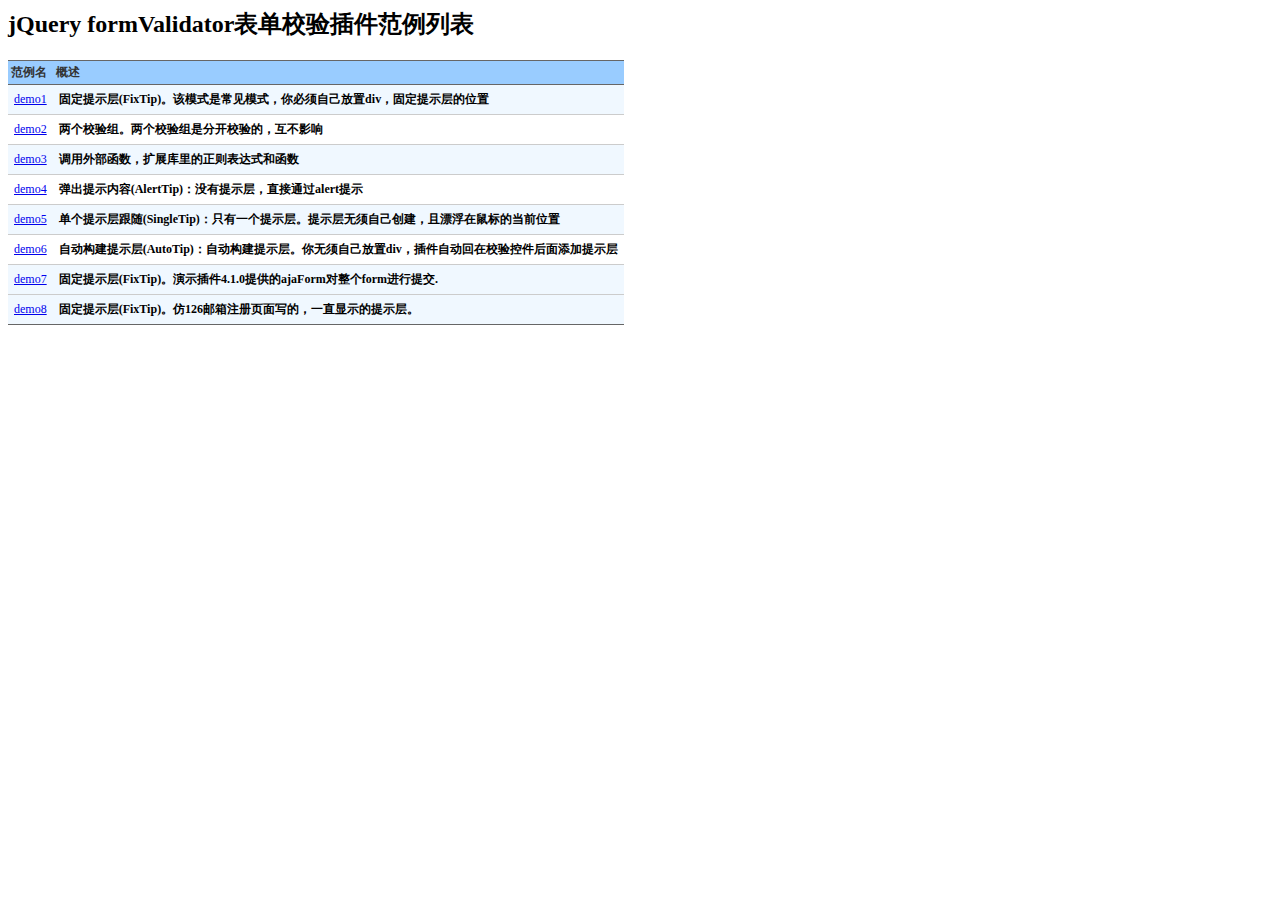
<file: src/main/resources/static/resources/plugins/formvalidator/demo/index.html>
<!DOCTYPE HTML PUBLIC "-//W3C//DTD HTML 4.01 Transitional//EN">
<html>
<head>
<meta http-equiv="Content-Type" content="text/html; charset=gb2312">
<title>jQuery formValidator ����У���������б�</title>
<style>
.t0 {background-color:#FFFFFF}
.t1 {background-color:#F0F8FF}
.t2{background: #9cf;}
table{
	font-size:12px;
	border-collapse: collapse;
	border-bottom: 1px solid #666;
}
th{
	color: #333;
	padding: 3px;
	font-family: monospace;
	background: #9cf;
	text-align: left;
	border-top: 1px solid #666;
	border-bottom: 1px solid #666;
}
td{
	padding: 6px;
	border-top: 1px solid #ccc;
}
</style>
</head>

<body>
<h2>jQuery formValidator����У���������б�</h2><table id="demolist">
  <th>������</th><th>����</th><tr class="t1">
  <td><a href="demo1.html">demo1</a></td>
  <td><strong>�̶���ʾ��(FixTip)����ģʽ�ǳ���ģʽ��������Լ�����div���̶���ʾ���λ��</strong></td>
</tr><tr class="t0">
    <td><a href="demo2.html">demo2</a></td>
    <td><strong>����У���顣����У�����Ƿֿ�У��ģ�����Ӱ��</strong></td>
</tr><tr class="t1">
      <td><a href="demo3.html">demo3</a></td>
      <td><strong>�����ⲿ��������չ������������ʽ�ͺ���</strong></td>
</tr><tr class="t0">
        <td><a href="demo4.html">demo4</a></td>
        <td><strong>������ʾ����(AlertTip)��û����ʾ�㣬ֱ��ͨ��alert��ʾ</strong></td>
</tr><tr class="t1">
          <td><a href="demo5.html">demo5</a></td>
          <td><strong>������ʾ�����(SingleTip)��ֻ��һ����ʾ�㡣��ʾ�������Լ���������Ư�������ĵ�ǰλ��</strong></td>
</tr><tr class="t0">
            <td><a href="demo6.html">demo6</a></td>
            <td><strong>�Զ�������ʾ��(AutoTip)���Զ�������ʾ�㡣�������Լ�����div������Զ�����У��ؼ�����������ʾ��</strong></td>
          </tr><tr class="t1">
              <td><a href="demo7.html">demo7</a></td>
              <td><strong>�̶���ʾ��(FixTip)����ʾ���4.1.0�ṩ��ajaForm������form�����ύ.</strong></td>
          </tr>
          <tr class="t1">
            <td><a href="demo8.html">demo8</a></td>
            <td><strong>�̶���ʾ��(FixTip)����126����ע��ҳ��д�ģ�һֱ��ʾ����ʾ�㡣</strong></td>
          </tr>
</table>
</body>
</html>
</file>
<file: src/main/resources/static/resources/plugins/iCheck/skins/all.css>
/* iCheck plugin skins
----------------------------------- */
@import url("minimal/_all.css");
/*
@import url("minimal/minimal.css");
@import url("minimal/red.css");
@import url("minimal/green.css");
@import url("minimal/blue.css");
@import url("minimal/aero.css");
@import url("minimal/grey.css");
@import url("minimal/orange.css");
@import url("minimal/yellow.css");
@import url("minimal/pink.css");
@import url("minimal/purple.css");
*/

@import url("square/_all.css");
/*
@import url("square/square.css");
@import url("square/red.css");
@import url("square/green.css");
@import url("square/blue.css");
@import url("square/aero.css");
@import url("square/grey.css");
@import url("square/orange.css");
@import url("square/yellow.css");
@import url("square/pink.css");
@import url("square/purple.css");
*/

@import url("flat/_all.css");
/*
@import url("flat/flat.css");
@import url("flat/red.css");
@import url("flat/green.css");
@import url("flat/blue.css");
@import url("flat/aero.css");
@import url("flat/grey.css");
@import url("flat/orange.css");
@import url("flat/yellow.css");
@import url("flat/pink.css");
@import url("flat/purple.css");
*/

@import url("line/_all.css");
/*
@import url("line/line.css");
@import url("line/red.css");
@import url("line/green.css");
@import url("line/blue.css");
@import url("line/aero.css");
@import url("line/grey.css");
@import url("line/orange.css");
@import url("line/yellow.css");
@import url("line/pink.css");
@import url("line/purple.css");
*/

@import url("polaris/polaris.css");

@import url("futurico/futurico.css");
</file>
<file: src/main/resources/static/resources/plugins/iCheck/css/custom.css>
@import url("normalize.css");
@font-face{font-family:'MontserratRegular';src:url("./montserrat-regular.eot");src:url("./montserrat-regular.eot?#iefix") format('embedded-opentype'),url("./montserrat-regular.woff") format('woff'),url("./montserrat-regular.ttf") format('truetype'),url("./montserrat-regular.svg#MontserratRegular") format('svg');font-style:normal;font-weight:normal}
@font-face{font-family:'MontserratBold';src:url("./montserrat-bold.eot");src:url("./montserrat-bold.eot?#iefix") format('embedded-opentype'),url("./montserrat-bold.woff") format('woff'),url("./montserrat-bold.ttf") format('truetype'),url("./montserrat-bold.svg#MontserratBold") format('svg');font-style:normal;font-weight:bold}
html,body{height:100%}
body{font:14px/20px 'MontserratRegular',Helvetica,Arial,sans-serif;color:#222;background:#ebe7df url("[data-uri]") repeat-x;*background-image:url("ie/header-line.png")}
a{color:#222;text-decoration:none;border-bottom:1px solid #bbb;}
a:hover{color:#000}
a,.self{-webkit-transition:color .1s;-moz-transition:color .1s;-ms-transition:color .1s;-o-transition:color .1s;transition:color .1s}
.self{color:#333;border-bottom:1px dotted #aaa;cursor:pointer;}
.self:hover{color:#000}
strong{font-family:'MontserratBold',Helvetica,Arial,sans-serif;font-weight:700}
p{margin:0 0 8px}
label{cursor:pointer}
h1,h2,h3,h4{margin:0;font:bold 20px/60px 'MontserratBold',Helvetica,Arial,sans-serif}
h2{height:60px;text-align:center;text-transform:uppercase}
h4{font-size:18px;line-height:24px}
ul{margin:0;padding:0;list-style:none}
table{width:100%;margin-bottom:21px}
th,td{padding:11px 20px 12px;vertical-align:top;font-weight:normal;text-align:left;border-bottom:2px solid #e7e5e0;}
thead th,thead td{background:#f3f2ef}
th{white-space:nowrap}
td{width:100%}
.focus{outline:1px dotted rgba(0,0,0,0.5) !important}
.clear{position:relative;*zoom:1;}
.clear:before,.clear:after{content:'';display:table;clear:both}
.layout{width:930px;margin:0 auto;padding:0 15px}
.header{padding:115px 0 73px;color:#fff;text-align:center;}
.header h1,.header strong{letter-spacing:-1px;text-transform:uppercase}
.header h1{padding-bottom:23px;font-size:22px;line-height:28px}
.header h3{position:relative;padding:35px 0 17px;font-size:120px;line-height:140px;letter-spacing:-5px;}
.header h3 span{font-size:30px;line-height:40px;letter-spacing:0;margin-left:-10px;vertical-align:baseline;}
.header h3:before{content:'';display:inline-block;width:72px;height:64px;margin-right:32px;vertical-align:middle;background:url("icheck.png")}
.header h3:after{content:'';position:absolute;top:0;left:50%;width:100px;margin-left:-50px;border-top:3px solid #fff}
.header strong{font:24px/30px 'MontserratRegular',Helvetica,Arial,sans-serif;}
.header strong a{color:#fff;border-bottom-color:#fff}
.features{position:relative;font-size:16px;color:#555;background:#fff;}
.features .self{color:#555;border-bottom-color:#bbb;}
.features .self:hover{color:#222}
.features .arrows{top:0}
.features:hover .arrows .bottom{left:0}
.features h2{color:#fff;background:#2489c5}
.features ul{padding:44px 60px 36px}
.features li{padding:0 0 9px 36px;background:url("[data-uri]") 0 1px no-repeat;*background-image:url("ie/icon-star.png");}
.features li.offset{margin-top:20px}
.mark{padding:0 2px;color:#777;background:#e7e5e0;}
.skin-polaris .mark{background:#232830}
.skin-futurico .mark{background:#25262a}
.social{height:60px;margin-bottom:60px;padding:0 60px;font-size:16px;color:#555;background:#f5f3ef;}
.social a{color:#777;border-bottom-color:#ccc;}
.social a:hover{color:#444}
.social .left{float:left;padding-top:19px;}
.social .left li{float:left;padding-right:30px;}
.social .left li a{position:relative}
.social .right{float:right;padding-top:20px;}
.social .right li{float:right;padding-left:10px}
.social .right.local{padding-top:19px;}
.social .right.local li{padding-left:30px;font-size:14px}
.demo-holder{margin-bottom:97px}
.demo-title{padding-bottom:36px;font-size:26px;letter-spacing:-1px}
.demo{position:relative;}
.demo:hover .arrows .top,.demo:hover .arrows .bottom{left:0}
.demo-list{position:relative;margin-right:360px;padding:33px 57px 17px;color:#555;background:#fff;border:3px solid #ddd8ce;}
.demo-list ul{float:right;white-space:nowrap;}
.demo-list ul:first-child{float:left}
.demo-list ul li{position:relative;padding:0 0 18px 42px}
.demo-list ul input{position:absolute;top:4px;left:0}
.demo-list ul .icheckbox_square-blue,.demo-list ul .iradio_square-blue{position:absolute;top:-1px;left:0}
.demo-list ul span{color:#bbb}
.demo-methods{padding:21px 360px 0 0;}
.demo-methods .mark{background:#d3cfc6}
.demo-methods dt{position:relative;padding:17px 150px 18px 0;font:16px/24px 'MontserratRegular',Helvetica,Arial,sans-serif;color:#444;border-bottom:3px solid #ddd8ce;}
.demo-methods dt .self{cursor:pointer;}
.demo-methods dt .self:hover{color:#222}
.demo-methods dt .code{position:absolute;right:0;bottom:18px;color:#777;}
.demo-methods dt .code .self:hover{color:#444}
.demo-methods dd{position:relative;display:none;margin:0;background:#fff;border:3px solid #ddd8ce;border-top:none;}
.demo-methods dd:before{content:'';position:absolute;top:-13px;left:0;width:0;height:0;border:5px solid transparent;border-bottom-color:#ddd8ce;border-left-color:#ddd8ce}
.demo-methods dd .markup{margin:0;color:#888;background:#f5f3ef;border:none;}
.demo-methods dd .markup .comment{color:#aaa}
.demo-callbacks{position:absolute;top:0;right:0;bottom:0;width:300px;color:#aaa;background:#232323;border:3px solid #ddd8ce;}
.demo-callbacks h2{color:#fff;background:#6a5a8c}
.demo-callbacks ul{position:absolute;top:60px;width:100%;bottom:0;overflow:auto;}
.demo-callbacks ul::-webkit-scrollbar{width:10px;background:none;}
.demo-callbacks ul::-webkit-scrollbar-track{background:none;border:none;}
.demo-callbacks ul::-webkit-scrollbar-track-piece:disabled{display:none !important;}
.demo-callbacks ul::-webkit-scrollbar-thumb{background:rgba(255,255,255,.25);border:none;}
.demo-callbacks ul::-webkit-scrollbar-thumb:hover{background:rgba(255,255,255,.3);}
.demo-callbacks ul li{margin-top:-1px;padding:13px 20px 15px;border-top:1px solid #2e2e2e;}
.demo-callbacks ul li span{color:#888}
.skins{position:relative;*zoom:1;}
.skins h2{position:absolute;top:-38px;right:0;left:0;font-size:24px;text-align:center}
.arrows{position:absolute;top:3px;left:-60px;width:60px;overflow:hidden;}
.arrows .top,.arrows .bottom{position:relative;left:60px;width:60px;height:60px;cursor:pointer;-webkit-transition:left .3s,background-color .2s;-moz-transition:left .3s,background-color .2s;-ms-transition:left .3s,background-color .2s;-o-transition:left .3s,background-color .2s;transition:left .3s,background-color .2s}
.arrows .top{background:#83b3be url("[data-uri]") 50% no-repeat;*background-image:url("ie/arrow-top.png");}
.arrows .top:hover{background-color:#6ba4b1}
.arrows .bottom{background:#e2b78d url("[data-uri]") 50% no-repeat;*background-image:url("ie/arrow-bottom.png");}
.arrows .bottom:hover{background-color:#dba571}
@media screen and (max-width:1049px){.arrows,.fork-me{display:none}
}.skin{position:relative;margin-bottom:40px;}
.skin:hover .arrows .top,.skin:hover .arrows .bottom{left:0}
.skin h3{position:relative;z-index:20;float:left;height:60px;padding:0 57px;line-height:58px;background:#fff;border:3px solid #ddd8ce;border-bottom:none;}
.skin h3:before{content:'';position:absolute;top:100%;left:0;width:100%;height:2px;margin-top:-1px;background:#fff}
.skin.skin-polaris h3{color:#cacdd1;background:#2c323c;}
.skin.skin-polaris h3:before{background:#2c323c}
.skin.skin-futurico h3{color:#c3c3c3;background:#2e3035;}
.skin.skin-futurico h3:before{background:#2e3035}
.skin dl{z-index:10;width:100%;margin:0}
.skin dt{position:relative;top:-53px;right:-3px;float:right;height:47px;margin-right:-3px;padding:0 57px;line-height:47px;border:3px solid #ddd8ce;cursor:pointer;}
.skin dt:hover{background:#f0ede7;border-bottom:3px solid #ddd8ce}
.skin dt.selected{height:50px;background:#fff;border-bottom:none;cursor:default;}
.skin dt.selected:before{content:'';position:absolute;top:100%;left:0;width:100%;height:2px;margin-top:-1px;background:#fff}
.skin.skin-polaris dt{color:#cacdd1;background:#647083;}
.skin.skin-polaris dt:hover{background:#4a5361}
.skin.skin-polaris dt.selected{background:#2c323c;}
.skin.skin-polaris dt.selected:before{background:#2c323c}
.skin.skin-futurico dt{color:#c3c3c3;background:#676c77;}
.skin.skin-futurico dt:hover{background:#4b4e56}
.skin.skin-futurico dt.selected{background:#2e3035;}
.skin.skin-futurico dt.selected:before{background:#2e3035}
.skin dd{position:relative;display:none;float:left;width:100%;margin:-3px -100% 0 0;overflow:hidden;color:#444;background:#fff;border:3px solid #ddd8ce;}
.skin dd.selected{display:block}
.skin dd a{color:#444;}
.skin dd a:hover{color:#111}
.skin.skin-polaris dd{color:#7a828b;background:#2c323c;}
.skin.skin-polaris dd a{color:#7a828b;border-bottom-color:#4e596b;}
.skin.skin-polaris dd a:hover{color:#a2a7ae}
.skin.skin-futurico dd{color:#888;background:#2e3035;}
.skin.skin-futurico dd a{color:#888;border-bottom-color:#545861;}
.skin.skin-futurico dd a:hover{color:#aaa}
.skin-section{float:left;padding:42px 0 31px 57px;line-height:18px;}
.skin-section h4{padding-bottom:18px;}
.skin-polaris .skin-section h4{color:#959ba2}
.skin-futurico .skin-section h4{color:#a0a0a0}
.skin-section .list{float:left;padding-right:60px;}
.skin-section .list li{position:relative;padding-bottom:15px}
.skin-minimal .skin-section .list li{padding-left:38px}
.skin-square .skin-section .list li{padding-left:42px}
.skin-flat .skin-section .list li,.skin-line .skin-section label{padding-left:40px}
.skin-line .skin-section h4{padding-bottom:24px}
.skin-line .skin-section .list{padding-right:40px;}
.skin-line .skin-section .list li{padding-bottom:10px}
.skin-polaris .skin-section .list li{padding-left:37px}
.skin-futurico .skin-section .list li{padding-left:36px}
.icheckbox_minimal,.icheckbox_minimal-red,.icheckbox_minimal-green,.icheckbox_minimal-blue,.icheckbox_minimal-aero,.icheckbox_minimal-grey,.icheckbox_minimal-orange,.icheckbox_minimal-yellow,.icheckbox_minimal-pink,.icheckbox_minimal-purple,.iradio_minimal,.iradio_minimal-red,.iradio_minimal-green,.iradio_minimal-blue,.iradio_minimal-aero,.iradio_minimal-grey,.iradio_minimal-orange,.iradio_minimal-yellow,.iradio_minimal-pink,.iradio_minimal-purple{position:absolute;top:1px;left:0}
.skin input[type=checkbox],.skin input[type=radio]{position:absolute;top:2px;left:0}
.icheckbox_square,.icheckbox_square-red,.icheckbox_square-green,.icheckbox_square-blue,.icheckbox_square-aero,.icheckbox_square-grey,.icheckbox_square-orange,.icheckbox_square-yellow,.icheckbox_square-pink,.icheckbox_square-purple,.iradio_square,.iradio_square-red,.iradio_square-green,.iradio_square-blue,.iradio_square-aero,.iradio_square-grey,.iradio_square-orange,.iradio_square-yellow,.iradio_square-pink,.iradio_square-purple{position:absolute;top:-1px;left:0}
.icheckbox_flat,.icheckbox_flat-red,.icheckbox_flat-green,.icheckbox_flat-blue,.icheckbox_flat-aero,.icheckbox_flat-grey,.icheckbox_flat-orange,.icheckbox_flat-yellow,.icheckbox_flat-pink,.icheckbox_flat-purple,.iradio_flat,.iradio_flat-red,.iradio_flat-green,.iradio_flat-blue,.iradio_flat-aero,.iradio_flat-grey,.iradio_flat-orange,.iradio_flat-yellow,.iradio_flat-pink,.iradio_flat-purple{position:absolute;top:0;left:0}
.icheckbox_polaris,.iradio_polaris{position:absolute;top:-4px;left:-6px}
.icheckbox_futurico,.iradio_futurico{position:absolute;top:2px;left:0}
.skin-states{float:right;padding-right:57px;padding-left:0;}
.skin-states .state{cursor:default !important}
.skin-states .list{padding-right:0}
.skin-minimal .skin-states .list li{padding-left:71px}
.skin-square .skin-states .list li{padding-left:79px}
.skin-flat .skin-states .list li{padding-left:75px}
.skin-line .skin-states .list{padding-right:0}
.skin-polaris .skin-states .list li{padding-left:69px}
.skin-futurico .skin-states .list li{padding-left:67px}
.skin-states .iradio_minimal,.skin-states .iradio_minimal-red,.skin-states .iradio_minimal-green,.skin-states .iradio_minimal-blue,.skin-states .iradio_minimal-aero,.skin-states .iradio_minimal-grey,.skin-states .iradio_minimal-orange,.skin-states .iradio_minimal-yellow,.skin-states .iradio_minimal-pink,.skin-states .iradio_minimal-purple{left:33px}
.skin-states .iradio_square,.skin-states .iradio_square-red,.skin-states .iradio_square-green,.skin-states .iradio_square-blue,.skin-states .iradio_square-aero,.skin-states .iradio_square-grey,.skin-states .iradio_square-orange,.skin-states .iradio_square-yellow,.skin-states .iradio_square-pink,.skin-states .iradio_square-purple{left:37px}
.skin-states .iradio_flat,.skin-states .iradio_flat-red,.skin-states .iradio_flat-green,.skin-states .iradio_flat-blue,.skin-states .iradio_flat-aero,.skin-states .iradio_flat-grey,.skin-states .iradio_flat-orange,.skin-states .iradio_flat-yellow,.skin-states .iradio_flat-pink,.skin-states .iradio_flat-purple{left:35px}
.skin-states .iradio_polaris{left:26px}
.skin-states .iradio_futurico{left:31px}
.colors{clear:both;padding:24px 0 9px;}
.skin-line .colors{padding-top:28px}
.colors strong{float:left;line-height:20px;margin-right:20px}
.colors li{position:relative;float:left;width:16px;height:16px;margin:2px 1px 0 0;background:#000;cursor:pointer;filter:alpha(opacity=50);opacity:.5;-webkit-transition:opacity .2s;-moz-transition:opacity .2s;-ms-transition:opacity .2s;-o-transition:opacity .2s;transition:opacity .2s;}
.colors li:hover{filter:alpha(opacity=100);opacity:1}
.colors li.active{height:20px;margin-top:0;filter:alpha(opacity=75);opacity:.75}
.colors li.red{background:#d54e21}
.colors li.green{background:#78a300}
.colors li.blue{background:#0e76a8}
.colors li.aero{background:#9cc2cb}
.colors li.grey{background:#73716e}
.colors li.orange{background:#f70}
.colors li.yellow{background:#fc0}
.colors li.pink{background:#ff66b5}
.colors li.purple{background:#6a5a8c}
.skin-square .colors li.red{background:#e56c69}
.skin-square .colors li.green{background:#1b7e5a}
.skin-square .colors li.blue{background:#2489c5}
.skin-square .colors li.aero{background:#9cc2cb}
.skin-square .colors li.grey{background:#73716e}
.skin-square .colors li.yellow{background:#fc3}
.skin-square .colors li.pink{background:#a77a94}
.skin-square .colors li.purple{background:#6a5a8c}
.skin-square .colors li.orange{background:#f70}
.skin-flat .colors li.red{background:#ec7063}
.skin-flat .colors li.green{background:#1abc9c}
.skin-flat .colors li.blue{background:#3498db}
.skin-flat .colors li.grey{background:#95a5a6}
.skin-flat .colors li.orange{background:#f39c12}
.skin-flat .colors li.yellow{background:#f1c40f}
.skin-flat .colors li.pink{background:#af7ac5}
.skin-flat .colors li.purple{background:#8677a7}
.skin-line .colors li.yellow{background:#ffc414}
.skins-info{padding:13px 0 57px;font-size:16px;line-height:22px;text-align:center;}
.skins-info p{margin-bottom:17px}
.skins-info .skins-banner{margin:34px 0 3px;}
.skins-info .skins-banner a{display:block;width:728px;height:90px;margin:0 auto;overflow:hidden;text-indent:100%;white-space:nowrap;background:url(banner.jpg);-webkit-transition:opacity 0.4s ease;-moz-transition:opacity 0.4s ease;-o-transition:opacity 0.4s ease;transition:opacity 0.4s ease;border:none;}
.skins-info .skins-banner a:hover{opacity:.8;}
.skin-pre{padding:43px 60px 0}
.skin-usage{padding:19px 60px 8px;list-style:decimal outside;}
.skin-usage li{margin-bottom:23px}
.skin-usage .schemes{margin-bottom:-3px;padding:13px 0 0 20px;color:#888;}
.skin-usage .schemes ul{float:left;padding-right:60px}
.skin-usage .schemes li{margin:0;padding-bottom:3px}
.usage{position:relative;margin-bottom:80px;background:#fff;}
.usage a{border-bottom-color:#ddd}
.usage .self{border-bottom-color:#bbb}
.usage .arrows{top:0}
.usage:hover .arrows .top,.usage:hover .arrows .bottom{left:0}
.usage h2{color:#fff;background:#1f7f5c}
.usage h4{margin:26px 0 10px;}
.usage h4.indeterminate{margin-top:28px}
.usage p{margin-bottom:5px;}
.usage p.offset{margin-top:10px}
.usage p.callbacks-info{margin-bottom:19px}
.usage p.methods-info{margin-bottom:10px}
.usage p.methods-callback{margin-top:10px}
.usage p.issue-tracker{margin-top:31px}
.usage .markup{margin:9px 0 16px}
.usage .usage-inner{font-size:15px;line-height:23px;padding:41px 60px 39px}
.markup{margin:10px 0 18px;padding:8px 0 9px 17px;font:14px/20px 'MontserratRegular',Helvetica,Arial,sans-serif;color:#777;background:#e7e5e0;border-left:3px solid #d7d5cb;}
.markup .comment{color:#999;}
.markup .comment .self{color:#555;}
.markup .comment .self:hover{color:#333}
.skin-polaris .markup{background:#232830;border-left-color:#1f232a}
.skin-futurico .markup{background:#25262a;border-left-color:#202225}
.skin-polaris .markup .comment,.skin-futurico .markup .comment{color:#555}
.browsers{margin-bottom:74px;}
.browsers h2{margin-bottom:29px;font-size:24px}
.browsers-inner{padding:0 60px;font-size:15px;line-height:23px;}
.browsers-inner p{margin-bottom:15px}
.benefits{position:relative;margin-bottom:59px;color:#888;background:#232323;}
.benefits .arrows{top:0}
.benefits:hover .arrows .top,.benefits:hover .arrows .bottom{left:0}
.benefits h2{color:#fff;background:#6a5b8c}
.benefits a{color:#888;border-bottom-color:#444;}
.benefits a:hover{color:#aaa}
.benefits .mark{color:#777;background:#393939}
.benefits-inner{padding:41px 60px 29px;font-size:15px;line-height:23px;}
.benefits-inner p{margin-bottom:15px}
.benefits-inner ul{margin:-10px 0 15px}
.download{height:63px;text-align:center;}
.download a{display:block;height:60px;font-size:18px;line-height:58px;color:#fff;border-bottom:0 solid #e24f49;background:#e76b66;-webkit-transition:border-bottom .2s;-moz-transition:border-bottom .2s;-ms-transition:border-bottom .2s;-o-transition:border-bottom .2s;transition:border-bottom .2s;}
.download a:before{content:'';display:inline-block;width:26px;height:26px;margin-right:12px;background:url("[data-uri]");*background-image:url("ie/icon-options.png");vertical-align:middle}
.download a:hover{border-bottom-width:3px}
.license{color:#444;text-align:center;padding:30px 0 75px}
.footer{padding-top:28px;height:60px;color:#666;background:#e2dfd8;}
.footer ul{float:left;}
.footer ul li{float:left;padding:2px 10px 0 0}
.footer ul.local li{padding:0 30px 0 0}
.footer .code{float:right}
.footer a{color:#444;}
.footer a:hover{color:#222}
.footer-inner{width:930px;margin:0 auto;overflow:hidden}
.fork-me{position:fixed;*position:absolute;top:0;right:0;width:40px;height:40px;overflow:hidden;text-indent:100%;white-space:nowrap;background:#28545b url("[data-uri]") 50% no-repeat;*background-image:url("ie/icon-fork.png");}
.fork-me:hover{background-color:#1f7f5c}
.skin dt,.fork-me{-webkit-transition:background-color .2s;-moz-transition:background-color .2s;-ms-transition:background-color .2s;-o-transition:background-color .2s;transition:background-color .2s}
</file>
